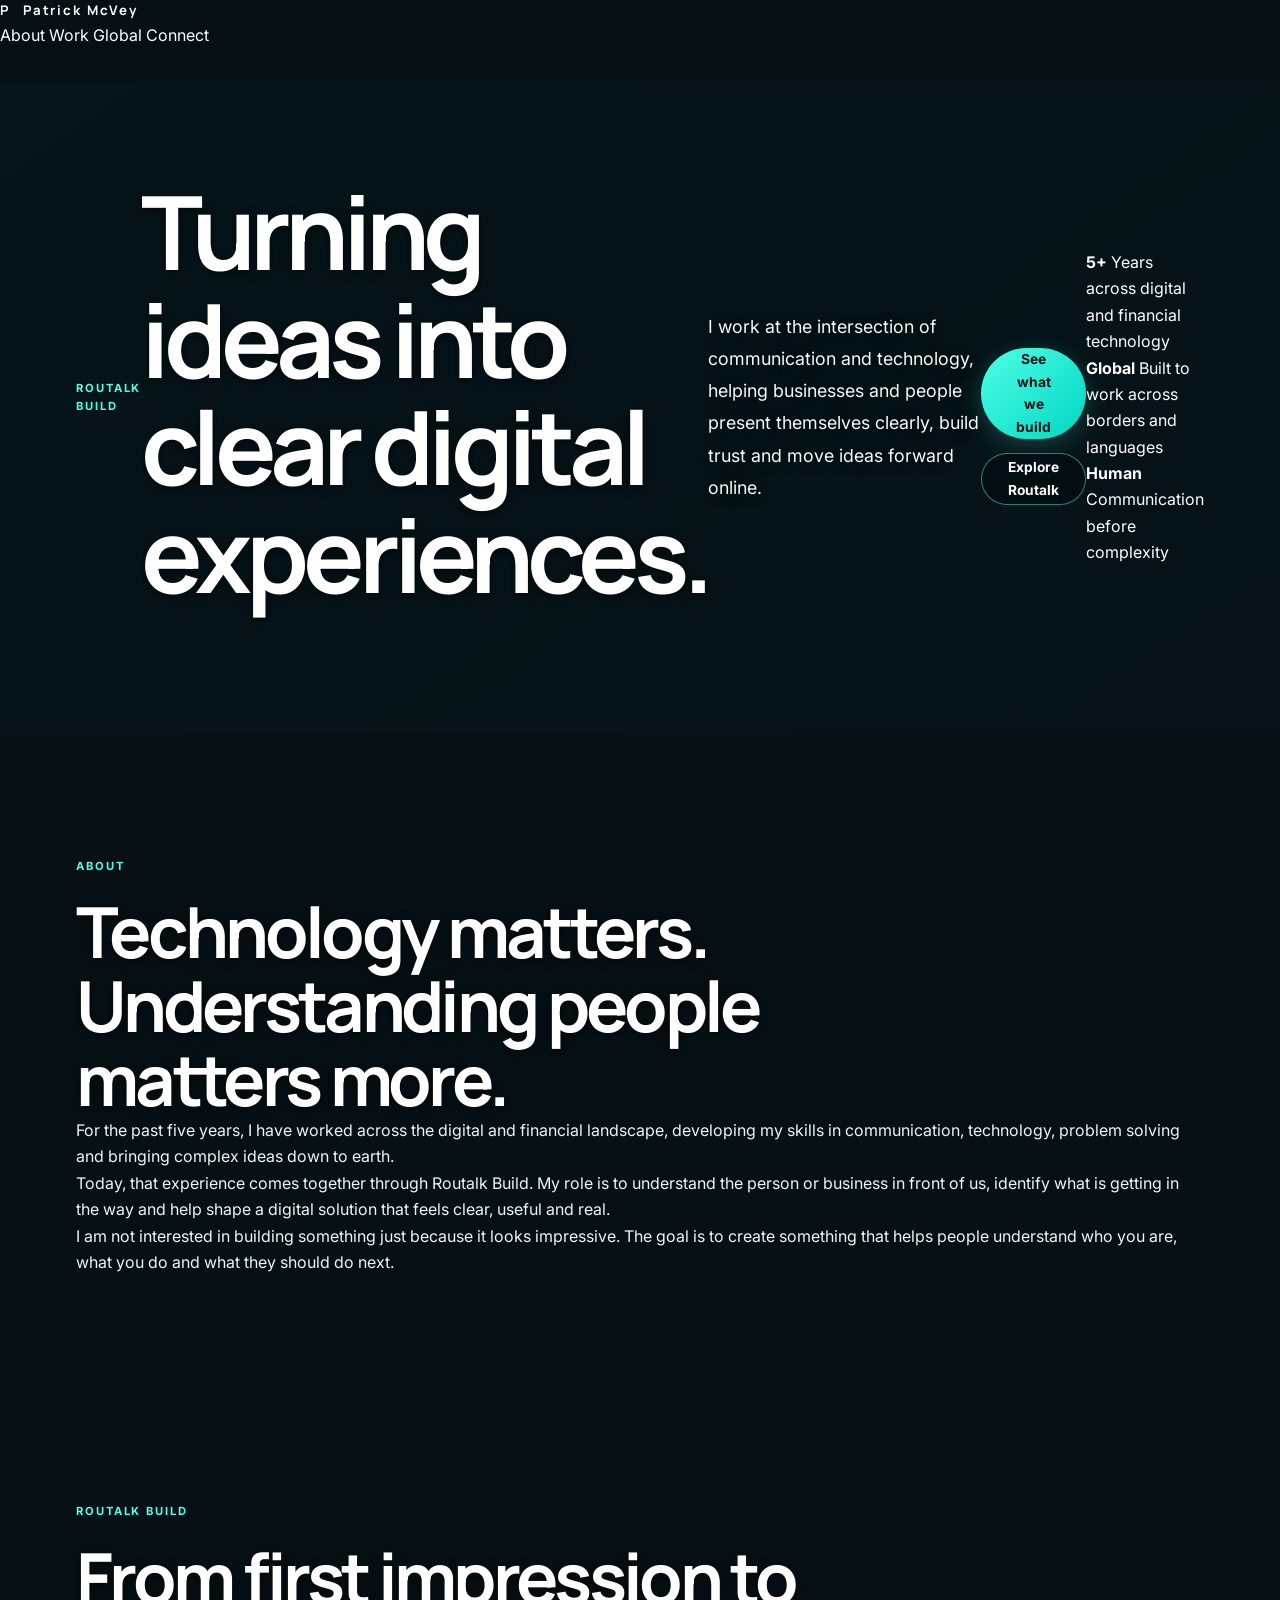
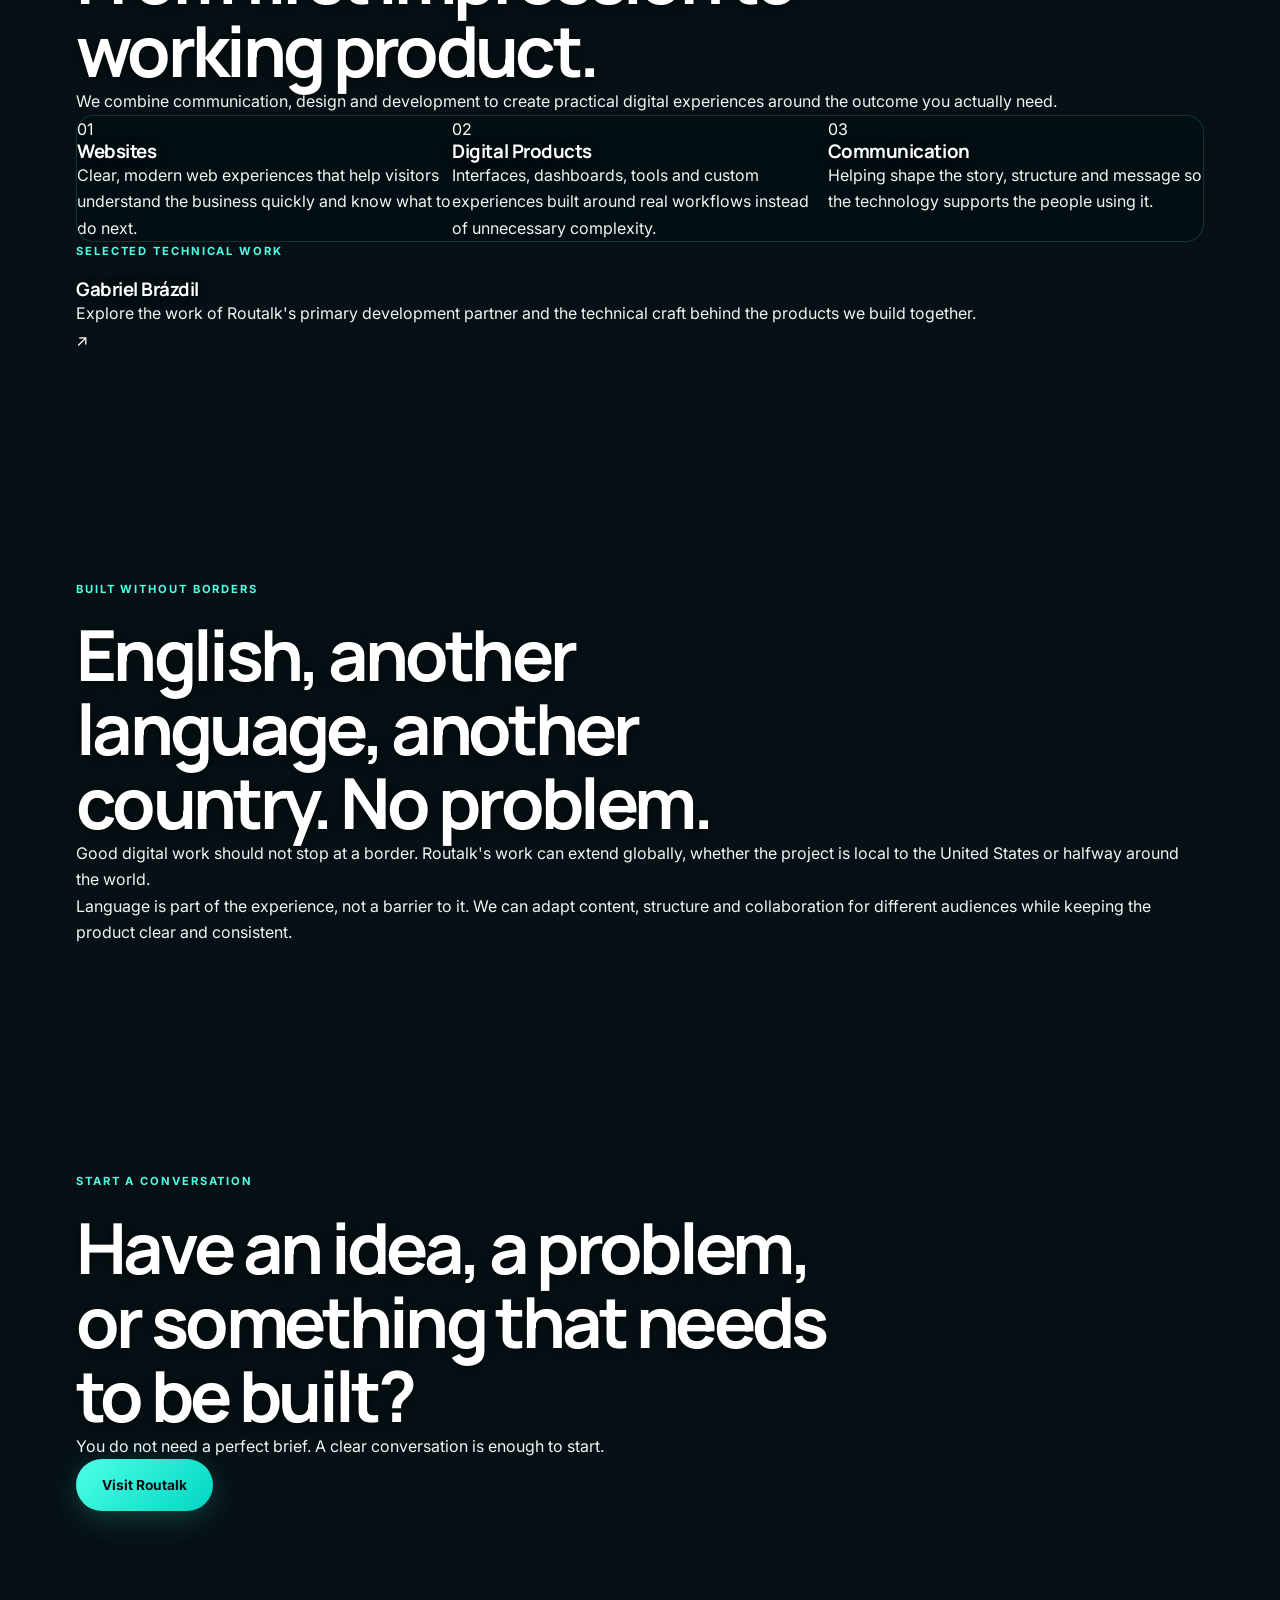
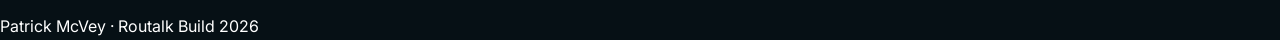
<file: Index.html>
<!DOCTYPE html>
<html lang="en">
<head>
  <meta charset="UTF-8">
  <meta name="viewport" content="width=device-width, initial-scale=1.0">
  <meta name="description" content="Patrick McVey | Routalk Build. Digital communication, technology, websites and product experiences.">
  <title>Patrick McVey | Routalk Build</title>

  <link rel="preconnect" href="https://fonts.googleapis.com">
  <link rel="preconnect" href="https://fonts.gstatic.com" crossorigin>
  <link href="https://fonts.googleapis.com/css2?family=Inter:wght@400;500;600;700&family=Manrope:wght@500;600;700&display=swap" rel="stylesheet">

  <link rel="stylesheet" href="styles.css">
</head>

<body>

<header class="header">
  <a href="#top" class="brand">
    <span class="brand-mark">P</span>
    <span>Patrick McVey</span>
  </a>

  <nav>
    <a href="#about">About</a>
    <a href="#work">Work</a>
    <a href="#global">Global</a>
    <a href="#connect">Connect</a>
  </nav>
</header>

<main id="top">

  <section class="hero">
    <p class="eyebrow">ROUTALK BUILD</p>

    <h1>
      Turning ideas into
      <span>clear digital experiences.</span>
    </h1>

    <p class="hero-text">
      I work at the intersection of communication and technology,
      helping businesses and people present themselves clearly,
      build trust and move ideas forward online.
    </p>

    <div class="actions">
      <a href="#work" class="button primary">See what we build</a>

      <a href="https://routalk.vercel.app/"
         target="_blank"
         rel="noopener"
         class="button secondary">
         Explore Routalk
      </a>
    </div>

    <div class="stats">

      <div>
        <strong>5+</strong>
        <span>Years across digital and financial technology</span>
      </div>

      <div>
        <strong>Global</strong>
        <span>Built to work across borders and languages</span>
      </div>

      <div>
        <strong>Human</strong>
        <span>Communication before complexity</span>
      </div>

    </div>
  </section>


  <section id="about" class="section two-column">

    <div>
      <p class="eyebrow">ABOUT</p>

      <h2>
        Technology matters.
        Understanding people matters more.
      </h2>
    </div>

    <div class="copy">

      <p>
        For the past five years, I have worked across the digital
        and financial landscape, developing my skills in communication,
        technology, problem solving and bringing complex ideas down to earth.
      </p>

      <p>
        Today, that experience comes together through Routalk Build.
        My role is to understand the person or business in front of us,
        identify what is getting in the way and help shape a digital
        solution that feels clear, useful and real.
      </p>

      <p>
        I am not interested in building something just because it looks
        impressive. The goal is to create something that helps people
        understand who you are, what you do and what they should do next.
      </p>

    </div>
  </section>


  <section id="work" class="section">

    <div class="section-intro">

      <p class="eyebrow">ROUTALK BUILD</p>

      <h2>
        From first impression to working product.
      </h2>

      <p>
        We combine communication, design and development to create
        practical digital experiences around the outcome you actually need.
      </p>

    </div>


    <div class="services">

      <article>
        <span>01</span>
        <h3>Websites</h3>
        <p>
          Clear, modern web experiences that help visitors understand
          the business quickly and know what to do next.
        </p>
      </article>

      <article>
        <span>02</span>
        <h3>Digital Products</h3>
        <p>
          Interfaces, dashboards, tools and custom experiences built
          around real workflows instead of unnecessary complexity.
        </p>
      </article>

      <article>
        <span>03</span>
        <h3>Communication</h3>
        <p>
          Helping shape the story, structure and message so the
          technology supports the people using it.
        </p>
      </article>

    </div>


    <a href="https://www.brazdil.pro"
       target="_blank"
       rel="noopener"
       class="featured-work">

      <div>
        <p class="eyebrow">SELECTED TECHNICAL WORK</p>

        <h3>Gabriel Brázdil</h3>

        <p>
          Explore the work of Routalk's primary development partner
          and the technical craft behind the products we build together.
        </p>
      </div>

      <span class="arrow">↗</span>

    </a>

  </section>


  <section id="global" class="section global">

    <p class="eyebrow">BUILT WITHOUT BORDERS</p>

    <h2>
      English, another language, another country.
      No problem.
    </h2>

    <div class="global-copy">

      <p>
        Good digital work should not stop at a border.
        Routalk's work can extend globally, whether the project
        is local to the United States or halfway around the world.
      </p>

      <p>
        Language is part of the experience, not a barrier to it.
        We can adapt content, structure and collaboration for different
        audiences while keeping the product clear and consistent.
      </p>

    </div>

  </section>


  <section id="connect" class="section connect">

    <div>
      <p class="eyebrow">START A CONVERSATION</p>

      <h2>
        Have an idea, a problem,
        or something that needs to be built?
      </h2>
    </div>

    <div>

      <p>
        You do not need a perfect brief.
        A clear conversation is enough to start.
      </p>

      <a href="https://routalk.vercel.app/"
         target="_blank"
         rel="noopener"
         class="button primary">
         Visit Routalk
      </a>

    </div>

  </section>

</main>


<footer>
  <span>Patrick McVey · Routalk Build</span>
  <span id="year"></span>
</footer>


<script src="script.js"></script>

</body>
</html>
</file>
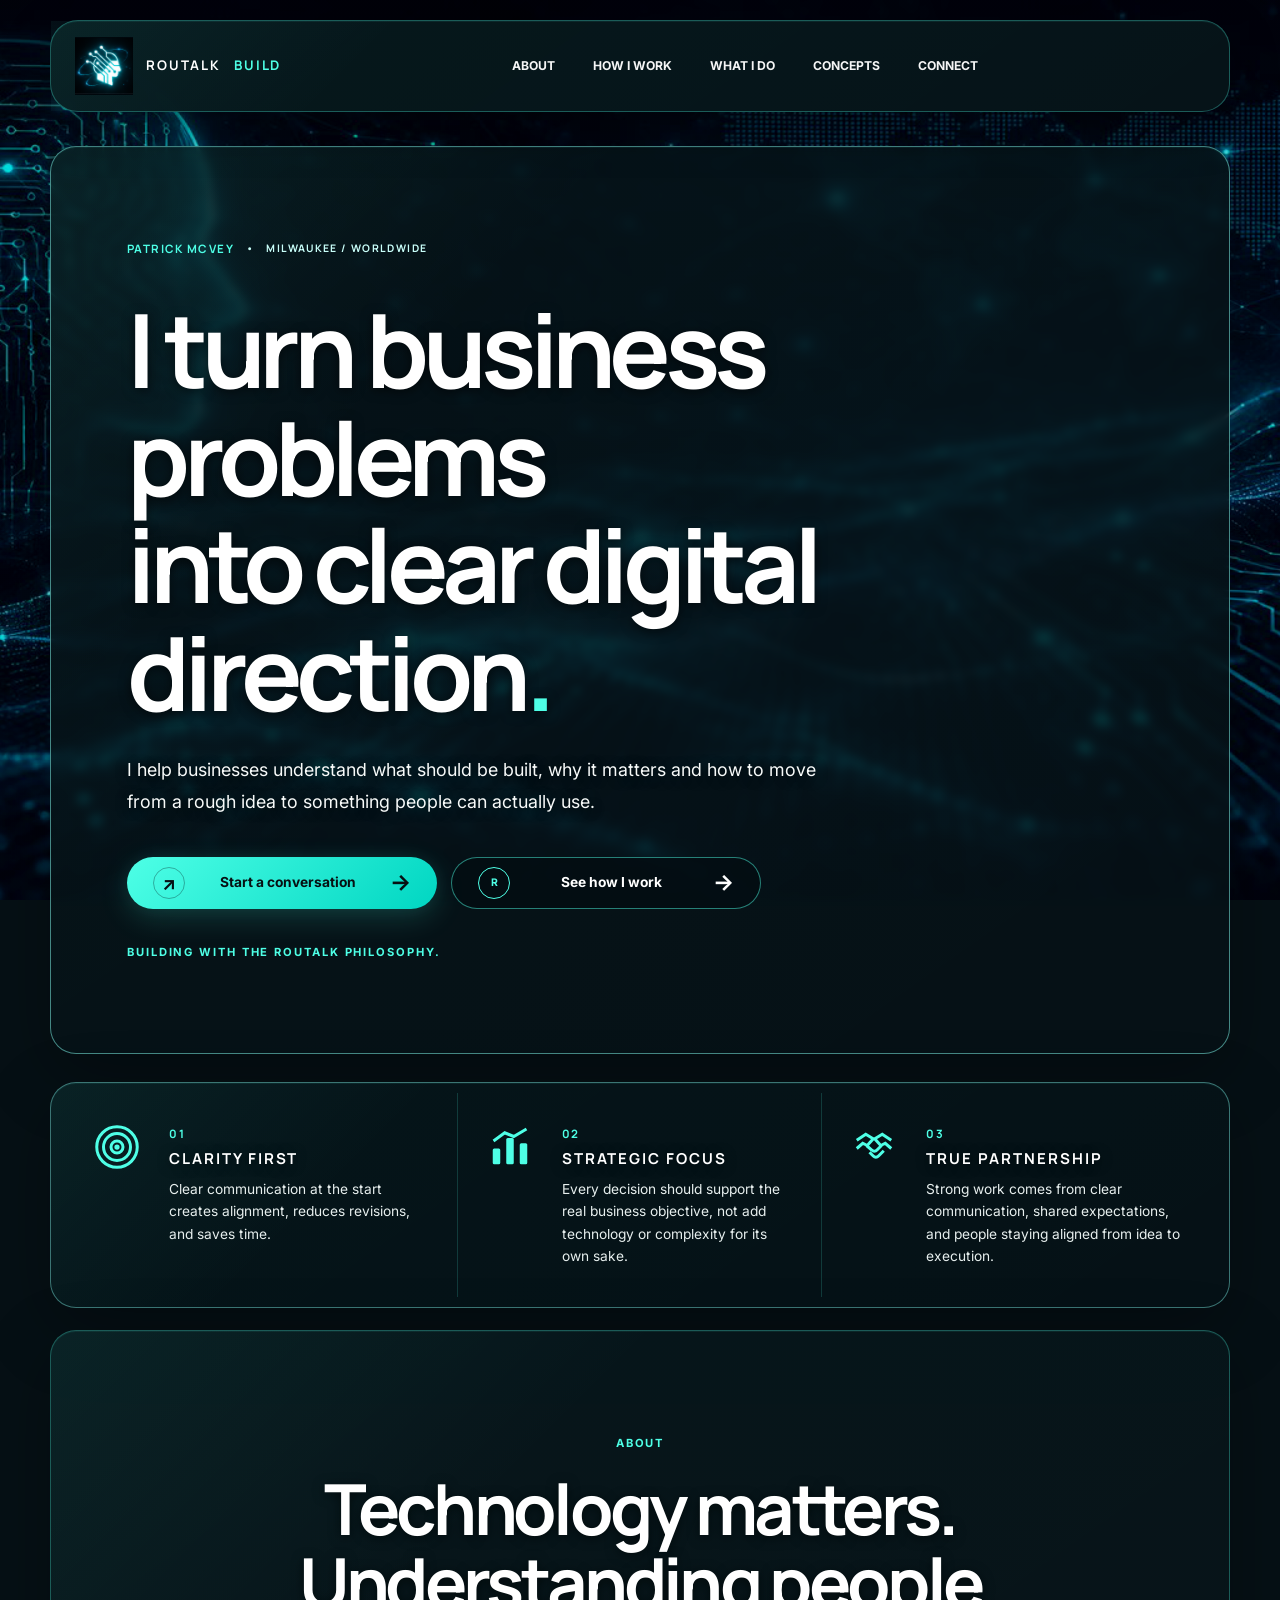
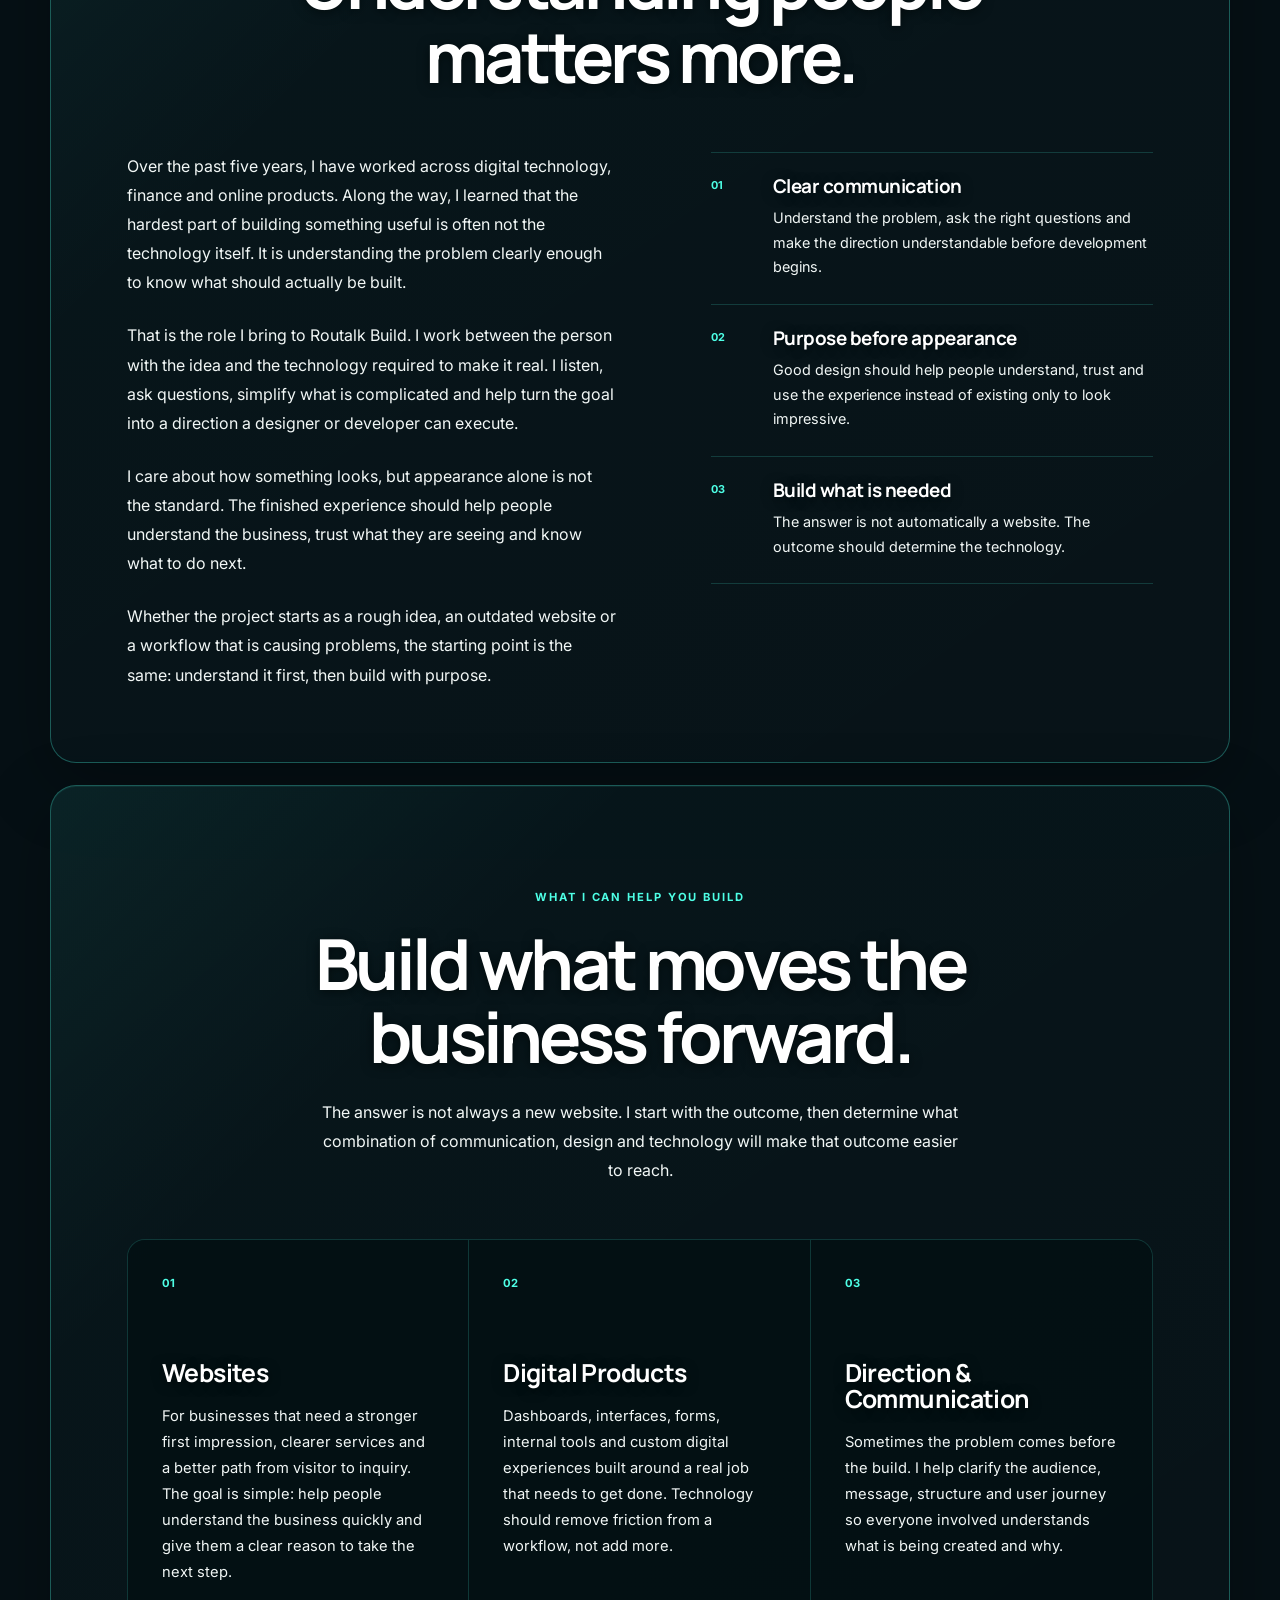
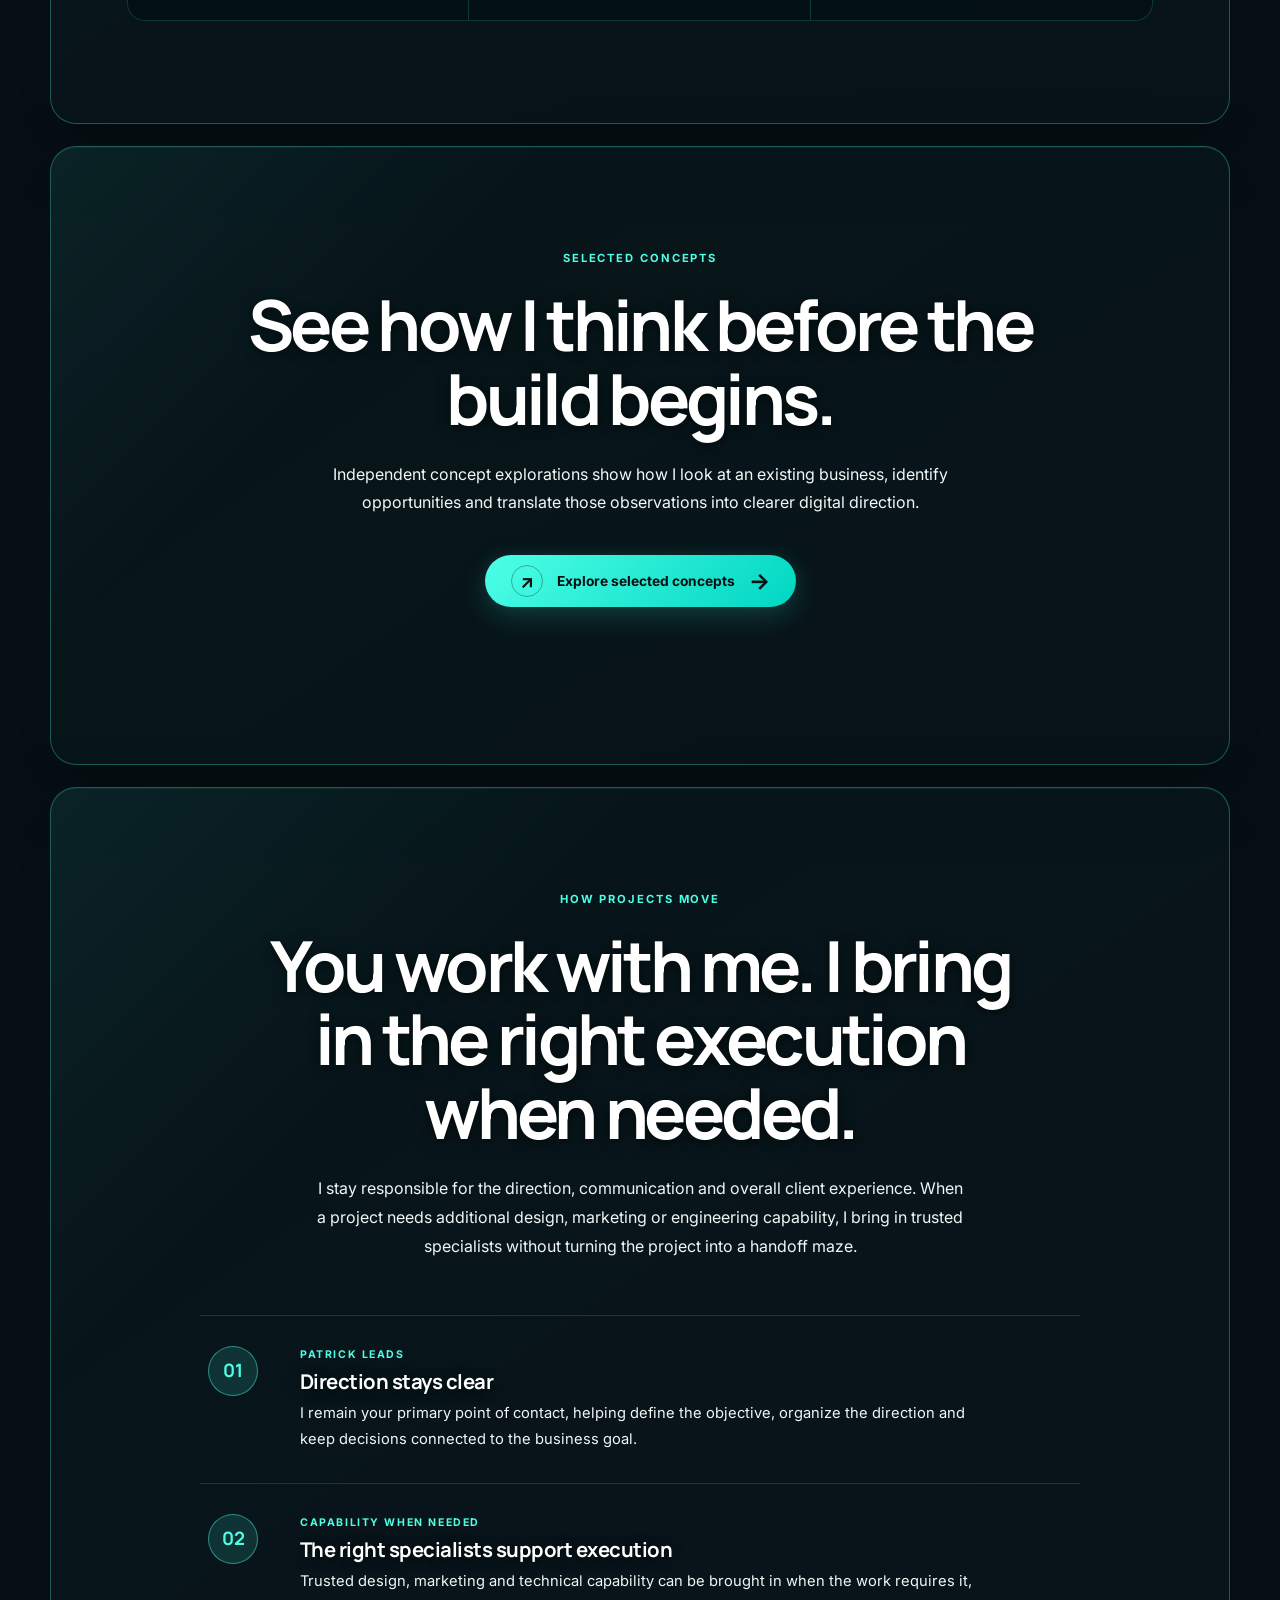
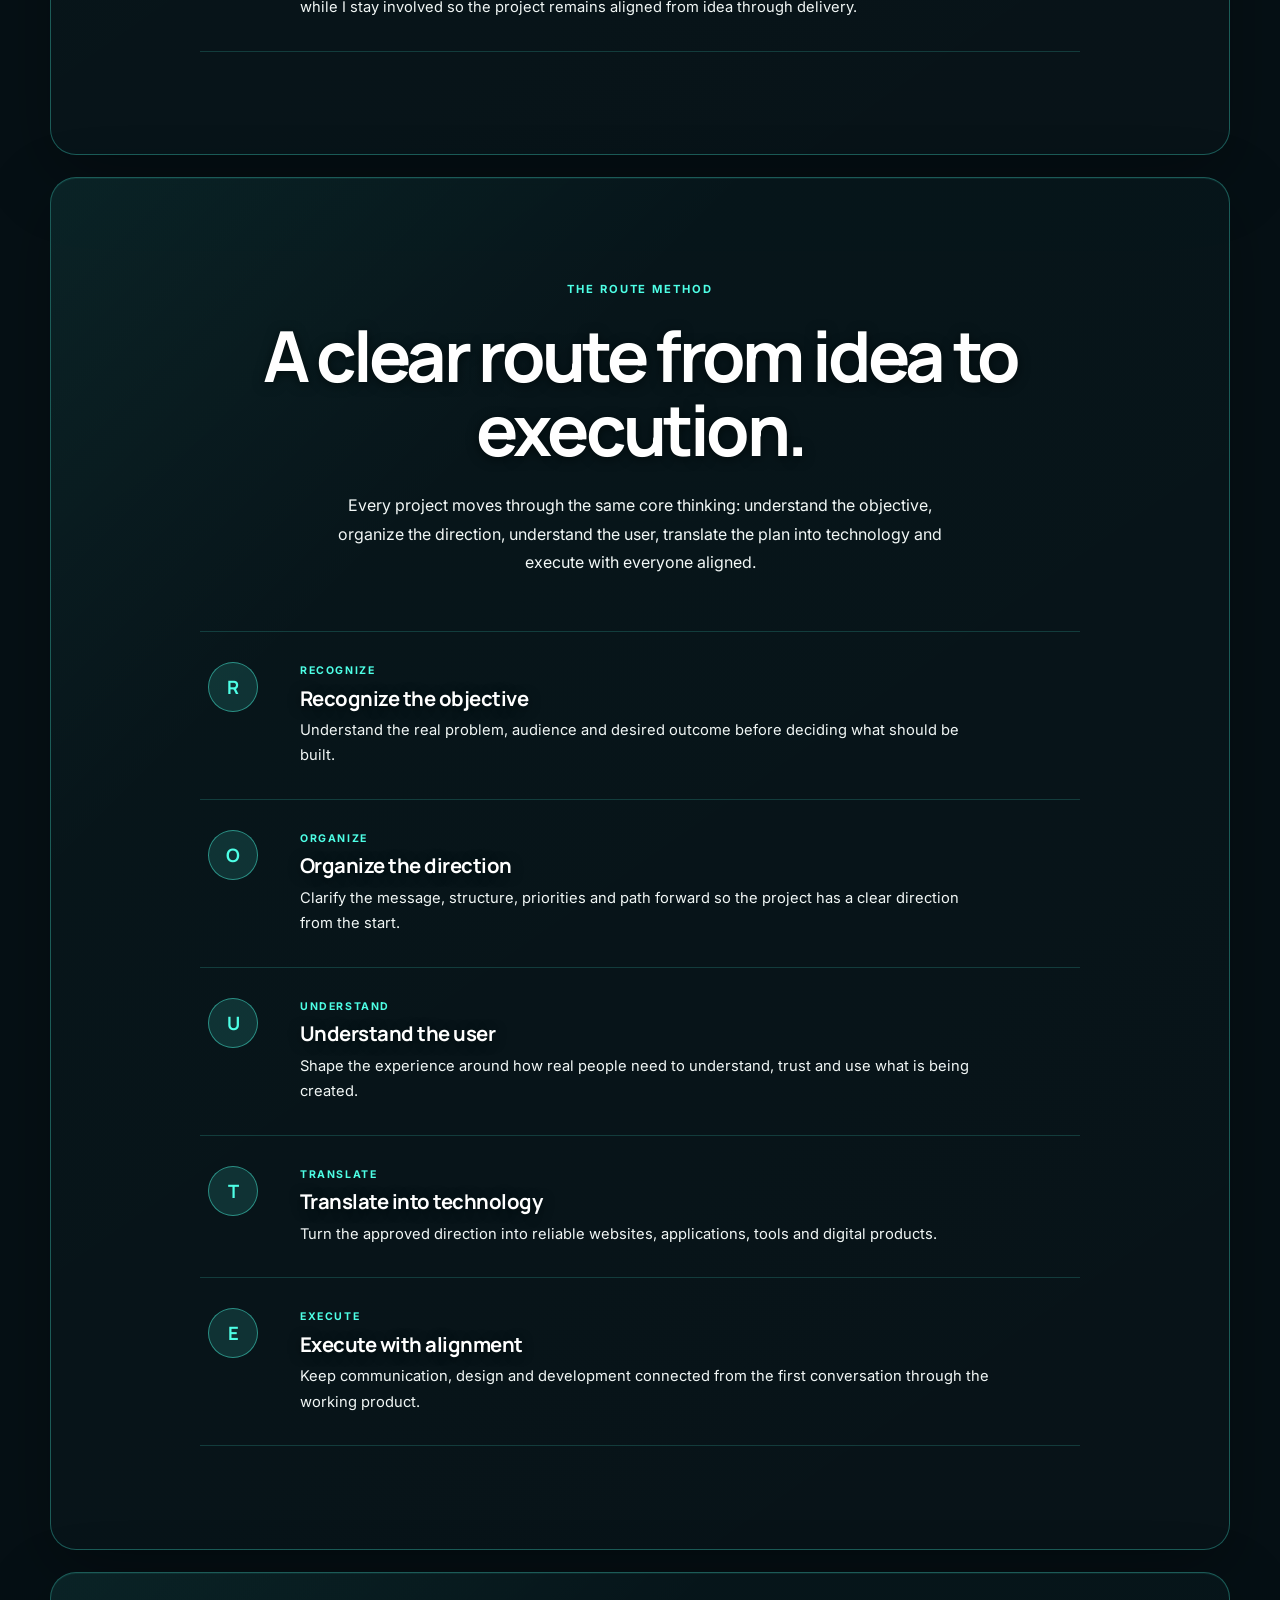
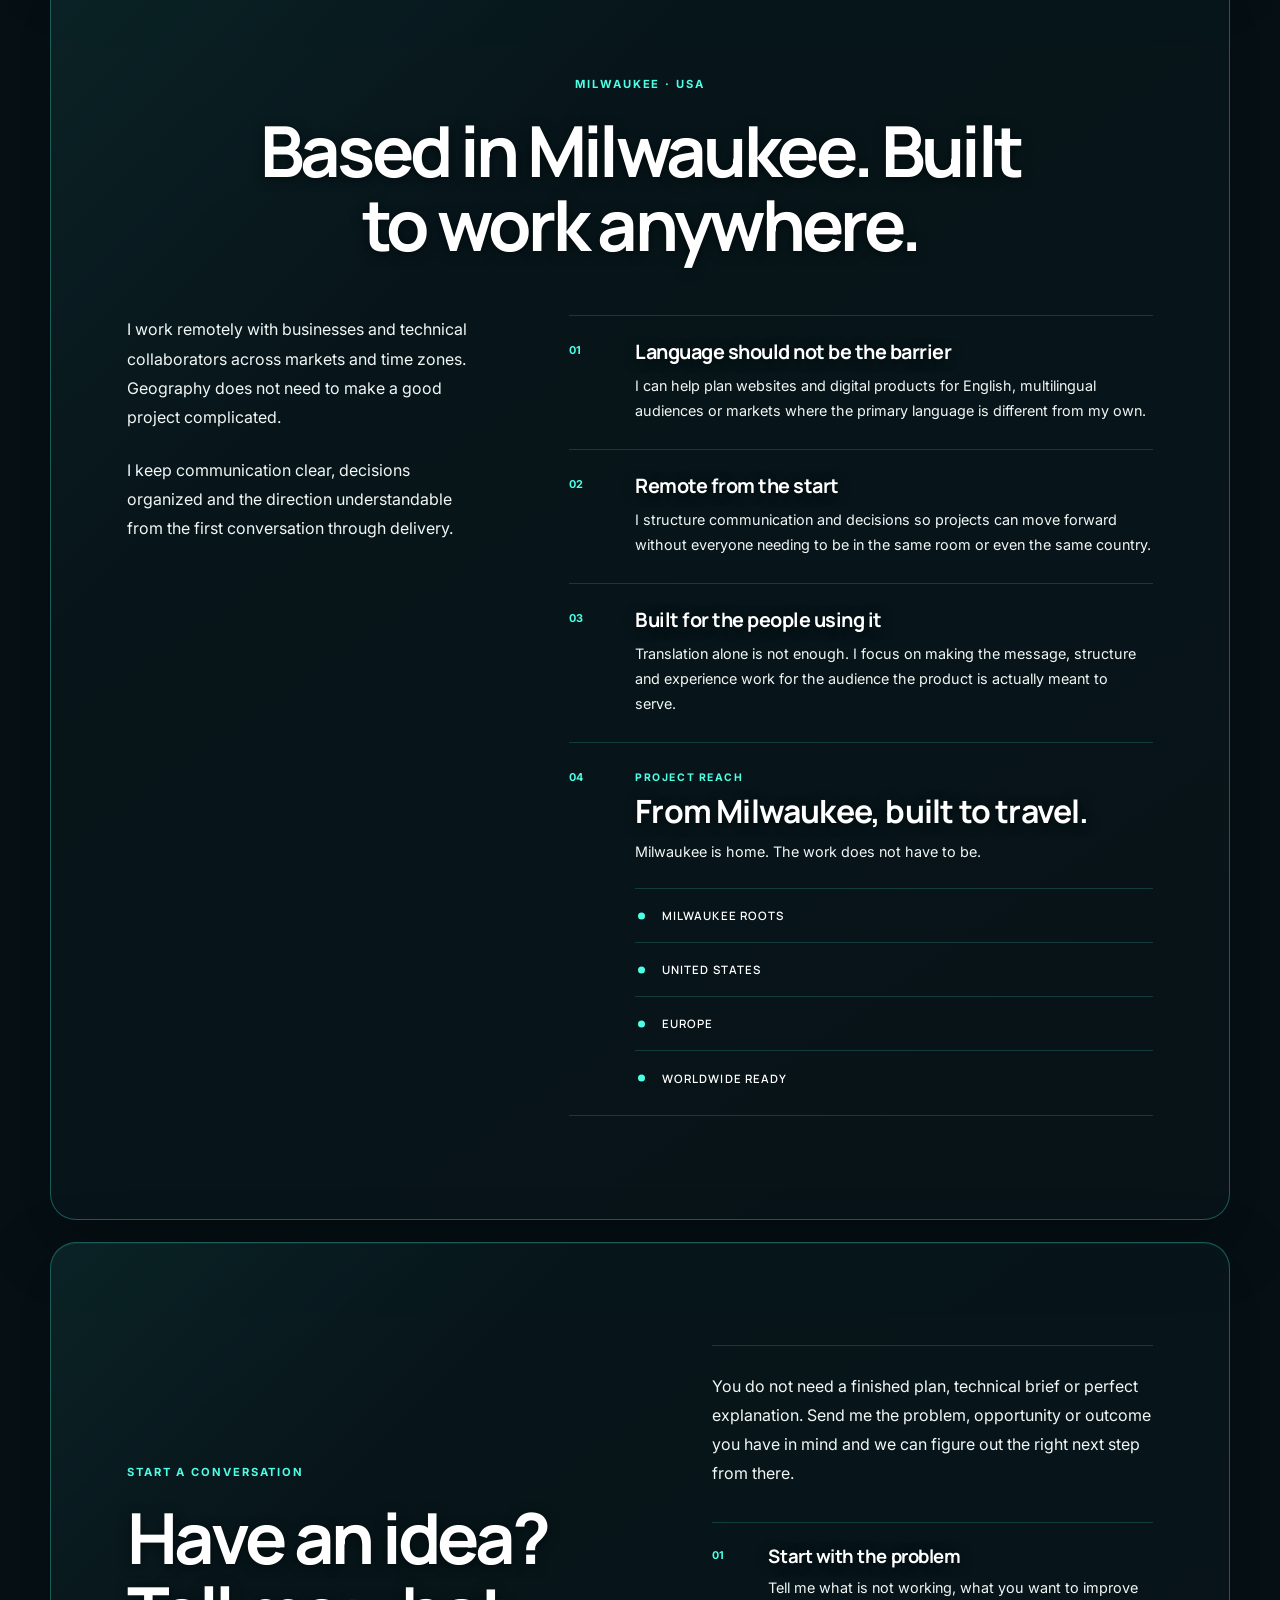
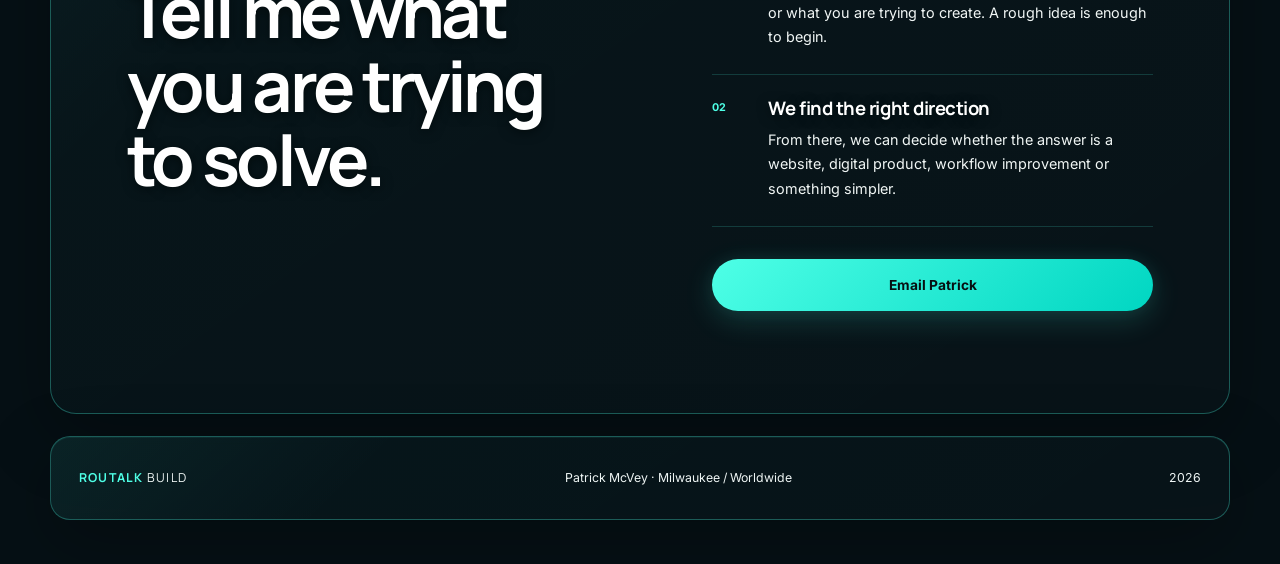
<file: index.html>
<!DOCTYPE html><html lang="en"><head><meta charset="UTF-8"><meta name="viewport" content="width=device-width,initial-scale=1.0"><title>Patrick McVey | Routalk Build</title><meta name="description" content="Patrick McVey | Routalk Build. Communication, websites, digital products and technology built around clear outcomes."><meta name="author" content="Patrick McVey"><meta name="robots" content="index, follow"><link rel="canonical" href="https://pj-routalk.vercel.app/"><link rel="icon" href="/favicon.ico" sizes="any"><link rel="icon" type="image/png" sizes="32x32" href="/favicon-32x32.png"><link rel="icon" type="image/png" sizes="192x192" href="/favicon-192x192.png"><link rel="apple-touch-icon" sizes="180x180" href="/apple-touch-icon.png"><meta property="og:type" content="website"><meta property="og:site_name" content="Routalk Build"><meta property="og:title" content="Patrick McVey | Routalk Build"><meta property="og:description" content="Communication, websites, digital products and technology built around clear outcomes."><meta property="og:url" content="https://pj-routalk.vercel.app/"><meta property="og:image" content="https://pj-routalk.vercel.app/og-image-1.jpg"><meta property="og:image:secure_url" content="https://pj-routalk.vercel.app/og-image-1.jpg"><meta property="og:image:type" content="image/jpeg"><meta property="og:image:width" content="1200"><meta property="og:image:height" content="630"><meta property="og:image:alt" content="Patrick McVey and Routalk Build"><meta name="twitter:card" content="summary_large_image"><meta name="twitter:title" content="Patrick McVey | Routalk Build"><meta name="twitter:description" content="Communication, websites, digital products and technology built around clear outcomes."><meta name="twitter:image" content="https://pj-routalk.vercel.app/og-image-1.jpg"><meta name="twitter:image:alt" content="Patrick McVey and Routalk Build"><link rel="preconnect" href="https://fonts.googleapis.com"><link rel="preconnect" href="https://fonts.gstatic.com" crossorigin><link href="https://fonts.googleapis.com/css2?family=Inter:wght@400;500;600;700&family=Manrope:wght@500;600;700&display=swap" rel="stylesheet"><link rel="stylesheet" href="styles.css"></head><body>

<div class="site-background" aria-hidden="true"><video class="background-video background-desktop" autoplay muted loop playsinline preload="auto"><source src="routalk-background-motion.webm" type="video/webm"></video><video class="background-video background-mobile" autoplay muted loop playsinline preload="auto"><source src="routalk-background-motion.webm" type="video/webm"></video><div class="background-overlay"></div></div><main id="top" class="site-shell">

<header class="glass-panel site-header"><a href="#top" class="brand"><img src="/favicon-512x512.png" alt="Routalk" width="62" height="62"><span>ROUTALK</span><strong>BUILD</strong></a><nav class="site-nav" aria-label="Main navigation"><a href="#about">About</a><a href="#route">How I Work</a><a href="#work">What I Do</a><a href="concepts.html">Concepts</a><a href="#connect">Connect</a></nav><div class="header-actions"><button class="menu-toggle" type="button" aria-label="Open navigation menu" aria-expanded="false" aria-controls="mobile-menu"><span></span><span></span><span></span></button></div><nav id="mobile-menu" class="mobile-menu" aria-label="Mobile navigation" aria-hidden="true"><a href="#about">About</a><a href="#route">How I Work</a><a href="#work">What I Do</a><a href="concepts.html">Concepts</a><a href="#connect">Connect</a></nav></header>

<section class="glass-panel hero"><div class="hero-intro"><nav class="hero-mini-nav" aria-label="Patrick McVey"><a href="#about">Patrick McVey</a><span>•</span><span>Milwaukee / Worldwide</span></nav><h1>I turn business problems<span>into clear digital direction<span class="hero-accent">.</span></span></h1><p class="hero-text">I help businesses understand what should be built, why it matters and how to move from a rough idea to something people can actually use.</p><div class="actions"><a href="#connect" class="button primary hero-button"><span class="button-icon">↗</span><span class="button-label">Start a conversation</span><span class="button-arrow">→</span></a><a href="#route" class="button secondary hero-button"><span class="button-icon chat-icon">R</span><span class="button-label">See how I work</span><span class="button-arrow">→</span></a></div><p class="eyebrow" style="margin-top:34px;margin-bottom:0;">Building with the Routalk philosophy.</p></div></section>

<section class="glass-panel foundation-panel content-glass"><div class="foundation-list"><article class="foundation-item"><div class="foundation-icon"><svg viewBox="0 0 64 64" fill="none"><circle cx="32" cy="32" r="27" stroke="currentColor" stroke-width="3"/><circle cx="32" cy="32" r="18" stroke="currentColor" stroke-width="3"/><circle cx="32" cy="32" r="8" stroke="currentColor" stroke-width="3"/><circle cx="32" cy="32" r="3.5" fill="currentColor"/></svg></div><div class="foundation-copy"><span class="foundation-number">01</span><h3>CLARITY FIRST</h3><p>Clear communication at the start creates alignment, reduces revisions, and saves time.</p></div></article><article class="foundation-item"><div class="foundation-icon"><svg viewBox="0 0 64 64" fill="none"><rect x="9" y="34" width="10" height="21" rx="2" fill="currentColor"/><rect x="27" y="20" width="10" height="35" rx="2" fill="currentColor"/><rect x="45" y="27" width="10" height="28" rx="2" fill="currentColor"/><path d="M10 24L25 13L37 18L54 8" stroke="currentColor" stroke-width="3"/></svg></div><div class="foundation-copy"><span class="foundation-number">02</span><h3>STRATEGIC FOCUS</h3><p>Every decision should support the real business objective, not add technology or complexity for its own sake.</p></div></article><article class="foundation-item"><div class="foundation-icon"><svg viewBox="0 0 64 64" fill="none"><path d="M9 23L21 15L31 21L23 30L17 27L9 34" stroke="currentColor" stroke-width="3"/><path d="M55 23L43 15L33 21L41 30L47 27L55 34" stroke="currentColor" stroke-width="3"/><path d="M22 30L29 36C31 38 34 38 36 36L42 30" stroke="currentColor" stroke-width="3"/><path d="M26 39L31 44C33 46 36 46 38 44L45 37" stroke="currentColor" stroke-width="3"/></svg></div><div class="foundation-copy"><span class="foundation-number">03</span><h3>TRUE PARTNERSHIP</h3><p>Strong work comes from clear communication, shared expectations, and people staying aligned from idea to execution.</p></div></article></div></section>

<section id="about" class="glass-panel content-glass section about-section"><div class="section-heading"><p class="eyebrow">ABOUT</p><h2>Technology matters. Understanding people matters more.</h2></div><div class="about-layout"><div class="copy about-copy"><p>Over the past five years, I have worked across digital technology, finance and online products. Along the way, I learned that the hardest part of building something useful is often not the technology itself. It is understanding the problem clearly enough to know what should actually be built.</p><p>That is the role I bring to Routalk Build. I work between the person with the idea and the technology required to make it real. I listen, ask questions, simplify what is complicated and help turn the goal into a direction a designer or developer can execute.</p><p>I care about how something looks, but appearance alone is not the standard. The finished experience should help people understand the business, trust what they are seeing and know what to do next.</p><p>Whether the project starts as a rough idea, an outdated website or a workflow that is causing problems, the starting point is the same: understand it first, then build with purpose.</p></div><div class="about-principles"><article class="principle"><span>01</span><div><h3>Clear communication</h3><p>Understand the problem, ask the right questions and make the direction understandable before development begins.</p></div></article><article class="principle"><span>02</span><div><h3>Purpose before appearance</h3><p>Good design should help people understand, trust and use the experience instead of existing only to look impressive.</p></div></article><article class="principle"><span>03</span><div><h3>Build what is needed</h3><p>The answer is not automatically a website. The outcome should determine the technology.</p></div></article></div></div></section>

<section id="work" class="glass-panel content-glass section work-section"><div class="section-heading centered-heading"><p class="eyebrow">WHAT I CAN HELP YOU BUILD</p><h2>Build what moves the business forward.</h2><p class="section-lead">The answer is not always a new website. I start with the outcome, then determine what combination of communication, design and technology will make that outcome easier to reach.</p></div><div class="services"><article class="service-card"><span class="service-number">01</span><h3>Websites</h3><p>For businesses that need a stronger first impression, clearer services and a better path from visitor to inquiry. The goal is simple: help people understand the business quickly and give them a clear reason to take the next step.</p></article><article class="service-card"><span class="service-number">02</span><h3>Digital Products</h3><p>Dashboards, interfaces, forms, internal tools and custom digital experiences built around a real job that needs to get done. Technology should remove friction from a workflow, not add more.</p></article><article class="service-card"><span class="service-number">03</span><h3>Direction &amp; Communication</h3><p>Sometimes the problem comes before the build. I help clarify the audience, message, structure and user journey so everyone involved understands what is being created and why.</p></article></div></section>

<section class="glass-panel content-glass section route-section"><div class="section-heading centered-heading"><p class="eyebrow">SELECTED CONCEPTS</p><h2>See how I think before the build begins.</h2><p class="section-lead">Independent concept explorations show how I look at an existing business, identify opportunities and translate those observations into clearer digital direction.</p><div class="actions" style="justify-content:center;margin-left:auto;margin-right:auto;"><a href="concepts.html" class="button primary hero-button"><span class="button-icon">↗</span><span class="button-label">Explore selected concepts</span><span class="button-arrow">→</span></a></div></div></section>

<section class="glass-panel content-glass section team-section"><div class="team-heading"><p class="eyebrow">HOW PROJECTS MOVE</p><h2>You work with me. I bring in the right execution when needed.</h2><p>I stay responsible for the direction, communication and overall client experience. When a project needs additional design, marketing or engineering capability, I bring in trusted specialists without turning the project into a handoff maze.</p></div><div class="route-grid"><article class="route-step"><span class="route-letter">01</span><div><p class="route-label">PATRICK LEADS</p><h3>Direction stays clear</h3><p>I remain your primary point of contact, helping define the objective, organize the direction and keep decisions connected to the business goal.</p></div></article><article class="route-step"><span class="route-letter">02</span><div><p class="route-label">CAPABILITY WHEN NEEDED</p><h3>The right specialists support execution</h3><p>Trusted design, marketing and technical capability can be brought in when the work requires it, while I stay involved so the project remains aligned from idea through delivery.</p></div></article></div></section>

<section id="route" class="glass-panel content-glass section route-section"><div class="section-heading centered-heading"><p class="eyebrow">THE ROUTE METHOD</p><h2>A clear route from idea to execution.</h2><p class="section-lead">Every project moves through the same core thinking: understand the objective, organize the direction, understand the user, translate the plan into technology and execute with everyone aligned.</p></div><div class="route-grid"><article class="route-step"><span class="route-letter">R</span><div><p class="route-label">RECOGNIZE</p><h3>Recognize the objective</h3><p>Understand the real problem, audience and desired outcome before deciding what should be built.</p></div></article><article class="route-step"><span class="route-letter">O</span><div><p class="route-label">ORGANIZE</p><h3>Organize the direction</h3><p>Clarify the message, structure, priorities and path forward so the project has a clear direction from the start.</p></div></article><article class="route-step"><span class="route-letter">U</span><div><p class="route-label">UNDERSTAND</p><h3>Understand the user</h3><p>Shape the experience around how real people need to understand, trust and use what is being created.</p></div></article><article class="route-step"><span class="route-letter">T</span><div><p class="route-label">TRANSLATE</p><h3>Translate into technology</h3><p>Turn the approved direction into reliable websites, applications, tools and digital products.</p></div></article><article class="route-step"><span class="route-letter">E</span><div><p class="route-label">EXECUTE</p><h3>Execute with alignment</h3><p>Keep communication, design and development connected from the first conversation through the working product.</p></div></article></div></section>

<section id="global" class="glass-panel content-glass section global-section"><div class="section-heading centered-heading"><p class="eyebrow">MILWAUKEE · USA</p><h2>Based in Milwaukee. Built to work anywhere.</h2></div><div class="global-layout"><div class="global-statement"><p>I work remotely with businesses and technical collaborators across markets and time zones. Geography does not need to make a good project complicated.</p><p>I keep communication clear, decisions organized and the direction understandable from the first conversation through delivery.</p></div><div class="global-points"><article class="global-point"><span>01</span><div><h3>Language should not be the barrier</h3><p>I can help plan websites and digital products for English, multilingual audiences or markets where the primary language is different from my own.</p></div></article><article class="global-point"><span>02</span><div><h3>Remote from the start</h3><p>I structure communication and decisions so projects can move forward without everyone needing to be in the same room or even the same country.</p></div></article><article class="global-point"><span>03</span><div><h3>Built for the people using it</h3><p>Translation alone is not enough. I focus on making the message, structure and experience work for the audience the product is actually meant to serve.</p></div></article><article class="global-point global-point-reach"><span>04</span><div><p class="reach-label">PROJECT REACH</p><h3>From Milwaukee, built to travel.</h3><p class="reach-statement">Milwaukee is home. The work does not have to be.</p><div class="reach-flow"><div class="reach-item"><strong>Milwaukee roots</strong></div><div class="reach-item"><strong>United States</strong></div><div class="reach-item"><strong>Europe</strong></div><div class="reach-item reach-item-last"><strong>Worldwide ready</strong></div></div></div></article></div></div></section>

<section id="connect" class="glass-panel content-glass section connect-section"><div class="connect-heading"><p class="eyebrow">START A CONVERSATION</p><h2>Have an idea? Tell me what you are trying to solve.</h2></div><div class="connect-panel"><p class="connect-lead">You do not need a finished plan, technical brief or perfect explanation. Send me the problem, opportunity or outcome you have in mind and we can figure out the right next step from there.</p><div class="connect-options"><article class="connect-option"><span>01</span><div><h3>Start with the problem</h3><p>Tell me what is not working, what you want to improve or what you are trying to create. A rough idea is enough to begin.</p></div></article><article class="connect-option"><span>02</span><div><h3>We find the right direction</h3><p>From there, we can decide whether the answer is a website, digital product, workflow improvement or something simpler.</p></div></article></div><div class="connect-actions"><a href="mailto:pjmcvey.routalk@gmail.com?subject=Routalk%20Build%20Project%20Inquiry" class="button primary">Email Patrick</a></div></div></section>

<footer class="glass-panel content-glass site-footer"><span class="footer-brand"><strong>ROUTALK</strong> BUILD</span><span>Patrick McVey · Milwaukee / Worldwide</span><span id="year"></span></footer></main><script src="script.js"></script></body></html>
</file>
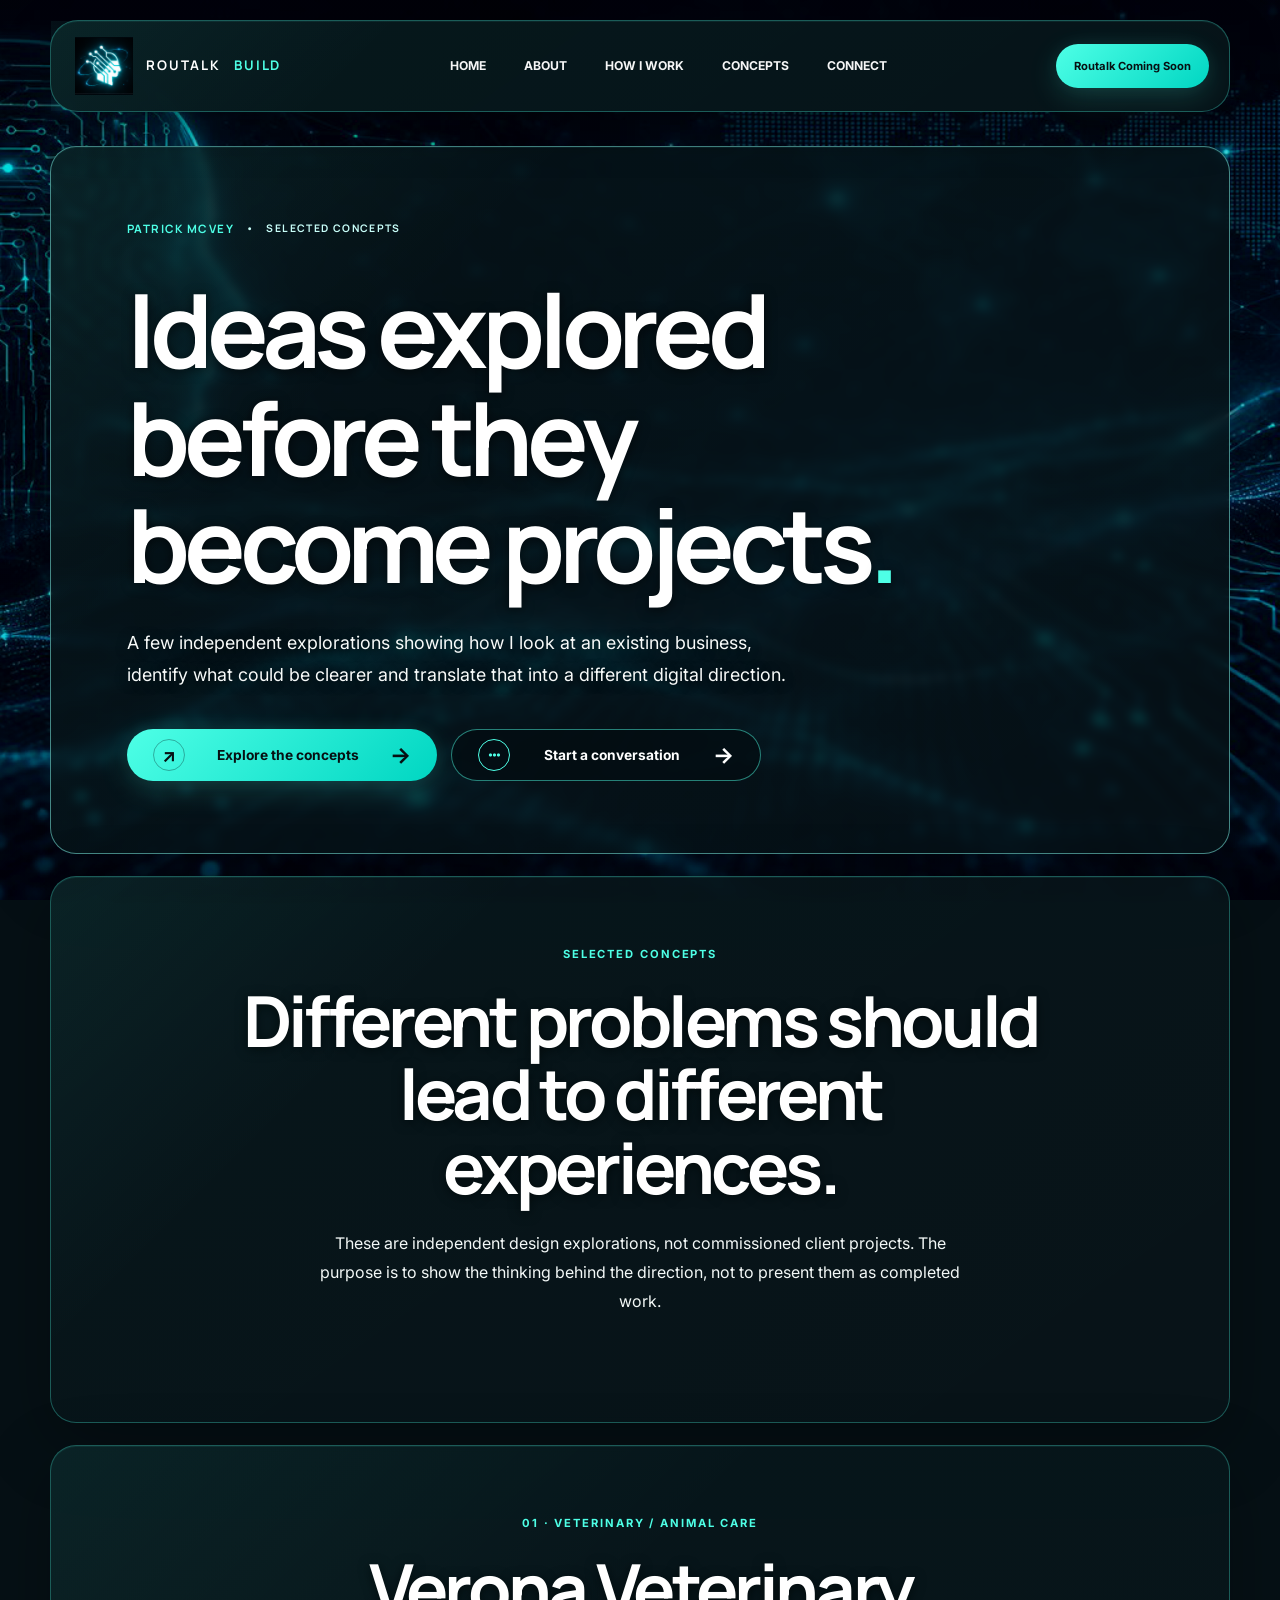
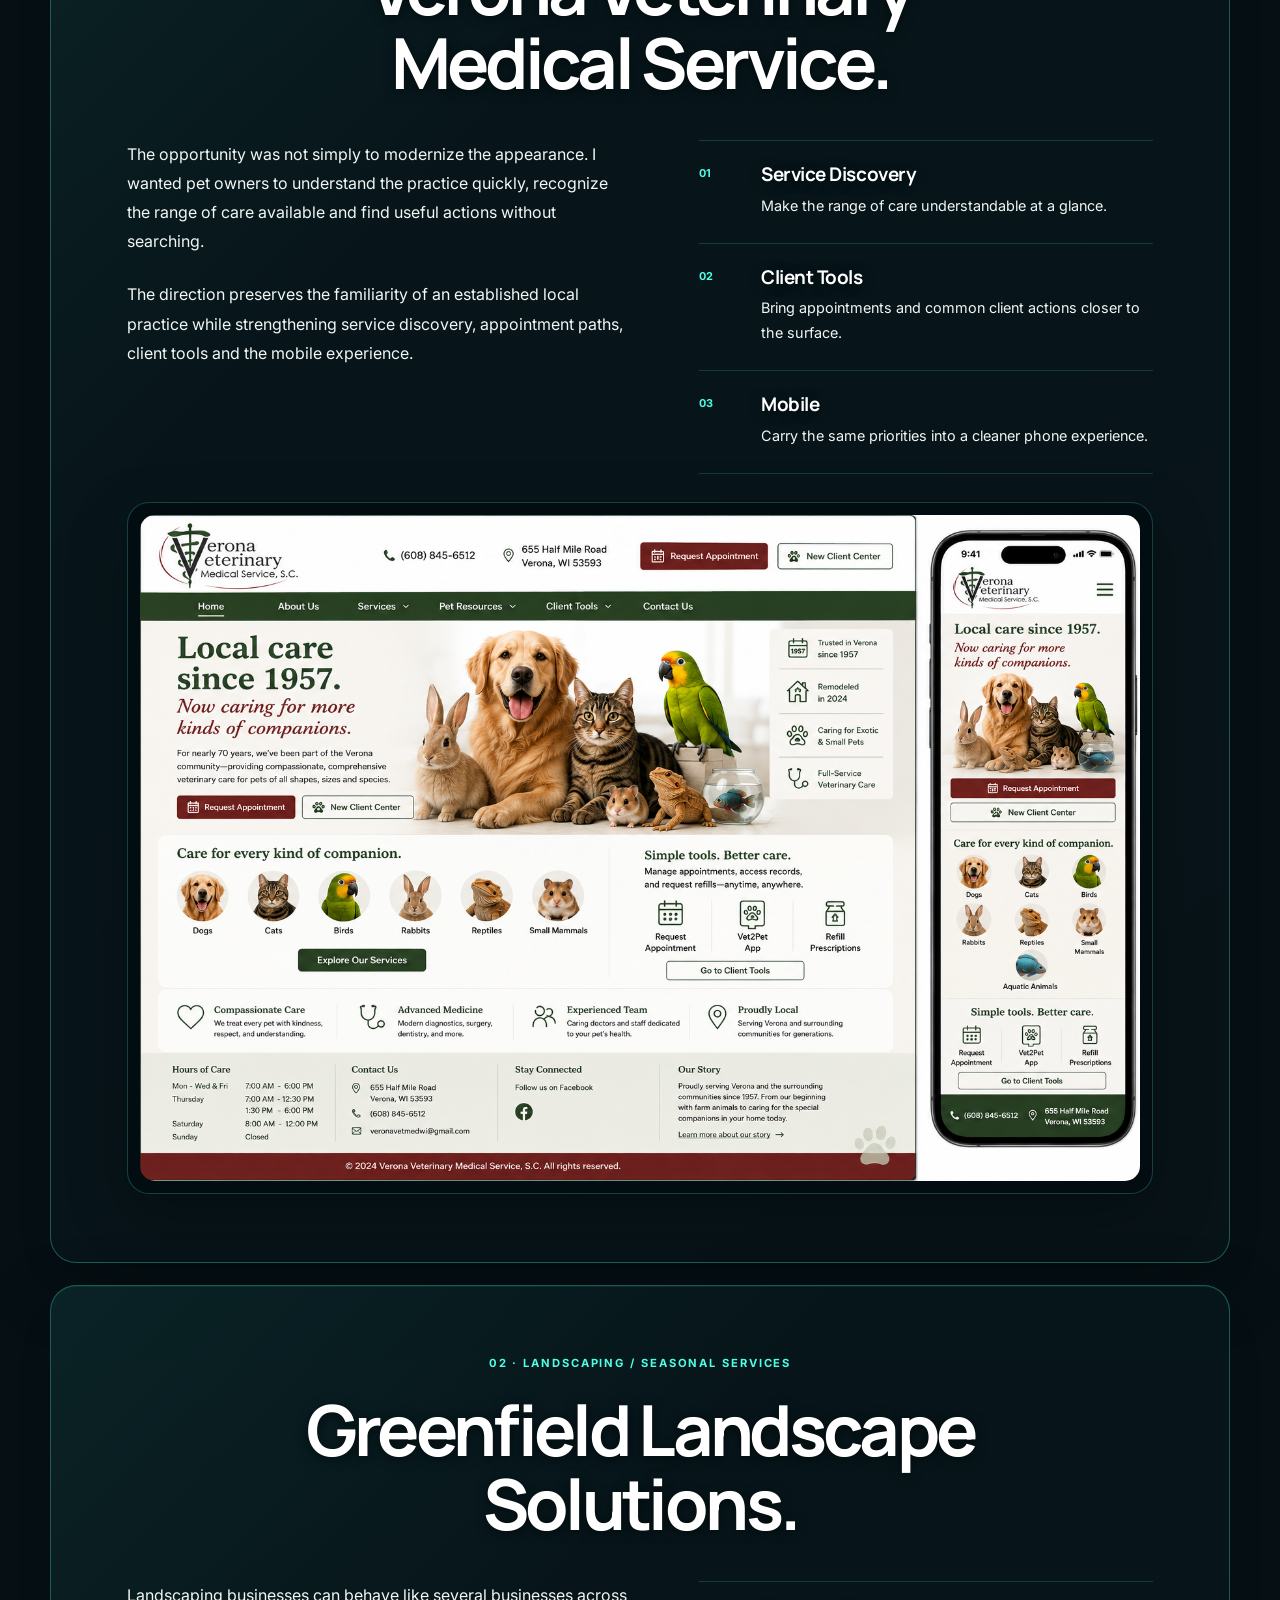
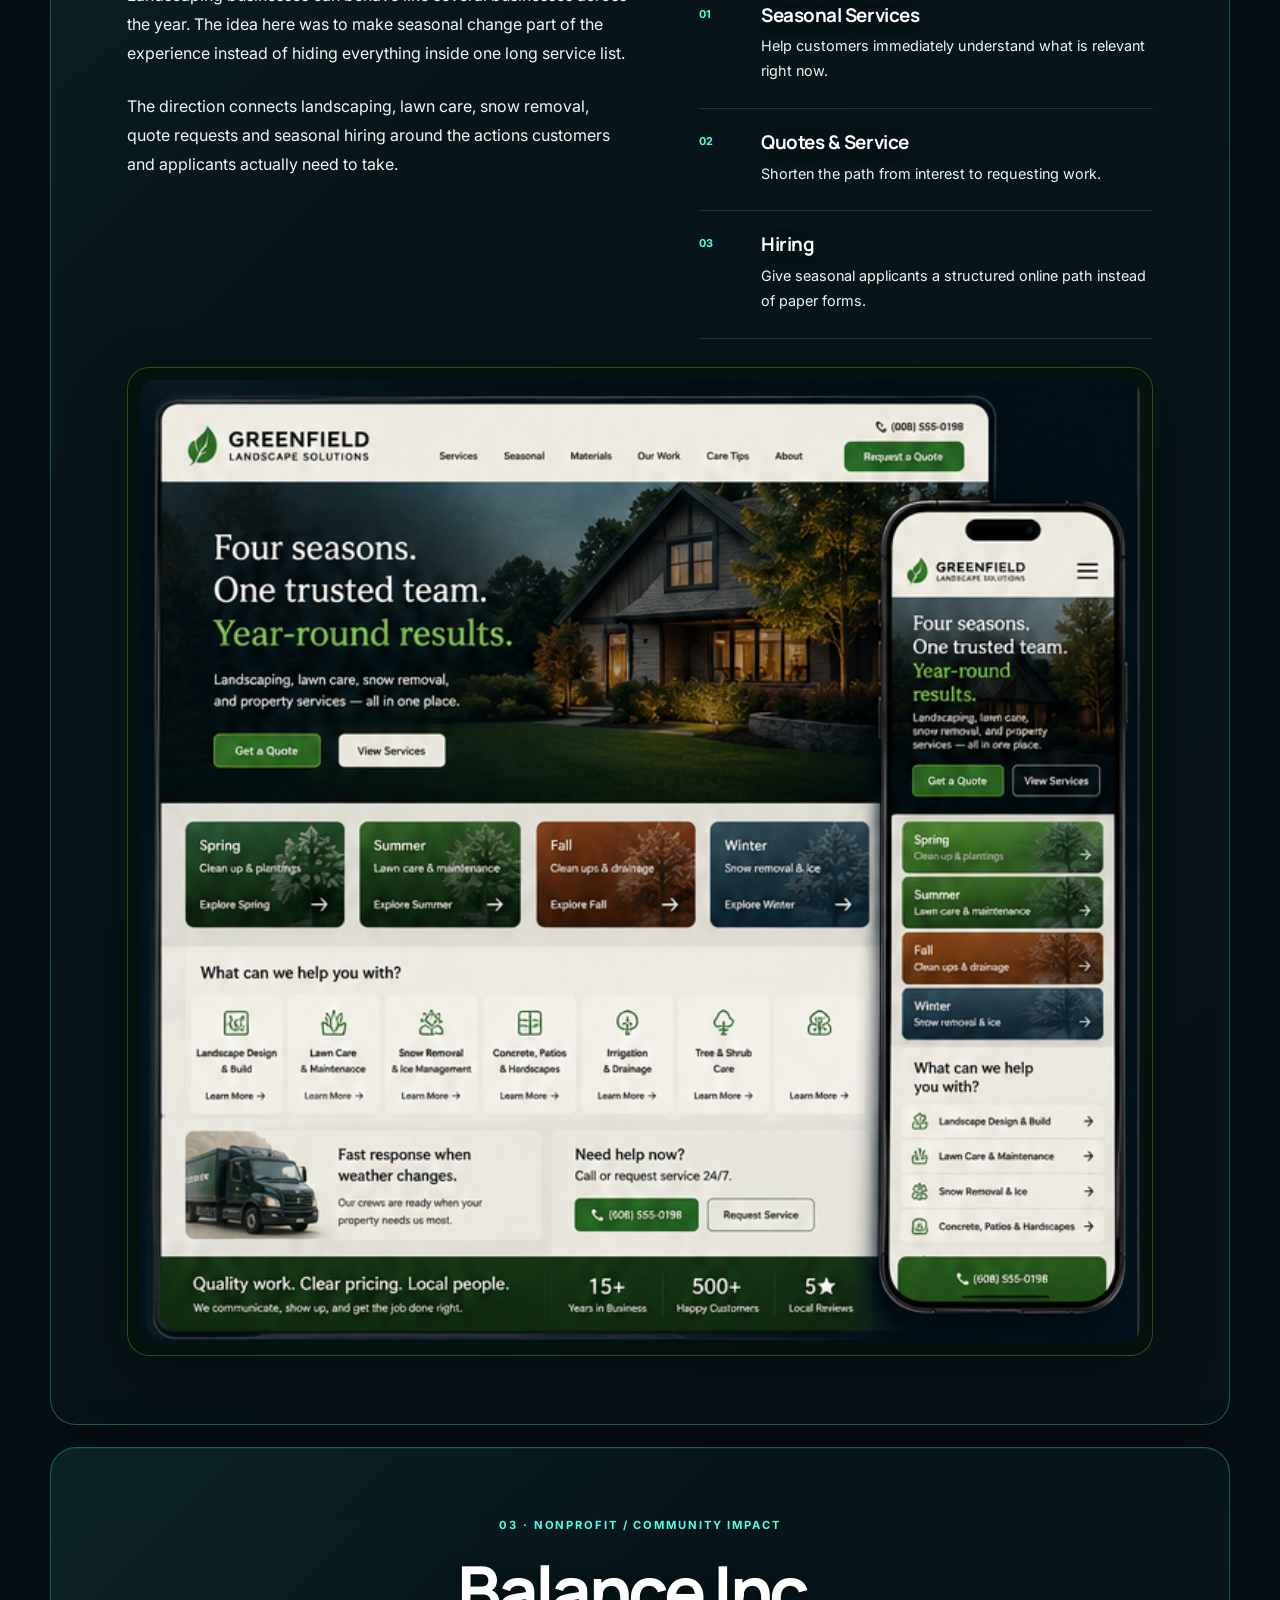
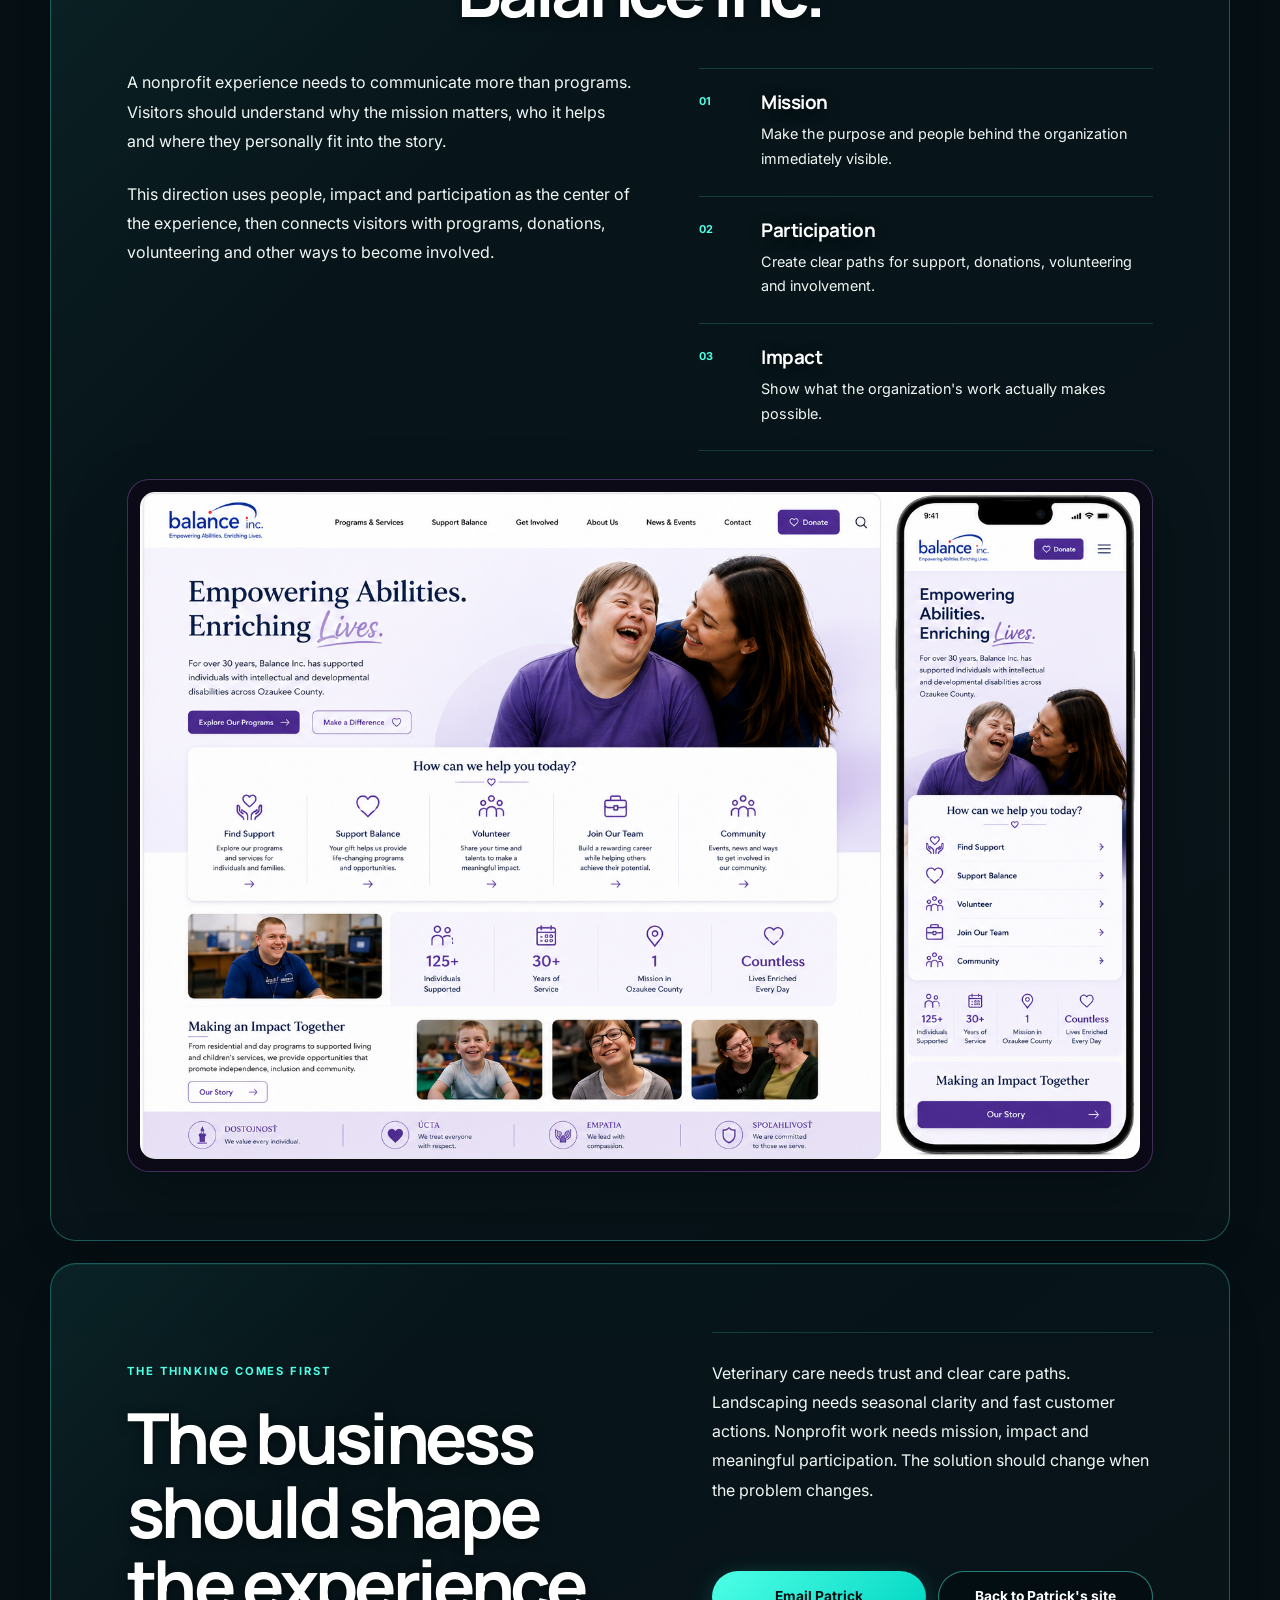
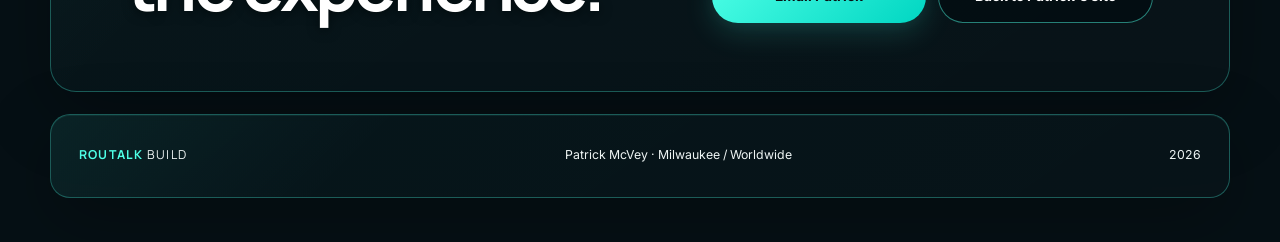
<file: concepts.html>
<!DOCTYPE html>
<html lang="en">
<head>
<meta charset="UTF-8">
<meta name="viewport" content="width=device-width,initial-scale=1.0">
<title>Selected Concepts | Patrick McVey</title>
<meta name="description" content="Selected concepts and design thinking from Patrick McVey. Independent explorations showing how business problems can be translated into clearer digital direction.">
<meta name="author" content="Patrick McVey">
<meta name="robots" content="index, follow">
<link rel="canonical" href="https://pj-routalk.vercel.app/concepts.html">
<link rel="icon" href="/favicon.ico" sizes="any">
<link rel="icon" type="image/png" sizes="32x32" href="/favicon-32x32.png">
<link rel="icon" type="image/png" sizes="192x192" href="/favicon-192x192.png">
<link rel="apple-touch-icon" sizes="180x180" href="/apple-touch-icon.png">
<meta property="og:type" content="website">
<meta property="og:site_name" content="Routalk Build">
<meta property="og:title" content="Selected Concepts | Patrick McVey">
<meta property="og:description" content="Independent concepts showing how Patrick McVey approaches business problems and digital direction.">
<meta property="og:url" content="https://pj-routalk.vercel.app/concepts.html">
<meta property="og:image" content="https://pj-routalk.vercel.app/og-image-1.jpg">
<meta property="og:image:secure_url" content="https://pj-routalk.vercel.app/og-image-1.jpg">
<meta property="og:image:type" content="image/jpeg">
<meta property="og:image:width" content="1200">
<meta property="og:image:height" content="630">
<meta property="og:image:alt" content="Patrick McVey and Routalk Build">
<meta name="twitter:card" content="summary_large_image">
<meta name="twitter:title" content="Selected Concepts | Patrick McVey">
<meta name="twitter:description" content="Independent concepts showing how Patrick McVey approaches business problems and digital direction.">
<meta name="twitter:image" content="https://pj-routalk.vercel.app/og-image-1.jpg">
<link rel="preconnect" href="https://fonts.googleapis.com">
<link rel="preconnect" href="https://fonts.gstatic.com" crossorigin>
<link href="https://fonts.googleapis.com/css2?family=Inter:wght@400;500;600;700&family=Manrope:wght@500;600;700&display=swap" rel="stylesheet">
<link rel="stylesheet" href="styles.css">
</head>

<body class="concepts-page">

<div class="site-background" aria-hidden="true">
<video class="background-video background-desktop" autoplay muted loop playsinline preload="auto">
<source src="routalk-background-motion.webm" type="video/webm">
</video>
<video class="background-video background-mobile" autoplay muted loop playsinline preload="auto">
<source src="routalk-background-motion.webm" type="video/webm">
</video>
<div class="background-overlay"></div>
</div>

<main id="top" class="site-shell">

<header class="glass-panel site-header">
<a href="index.html" class="brand">
<img src="/favicon-512x512.png" alt="Routalk" width="62" height="62">
<span>ROUTALK</span><strong>BUILD</strong>
</a>

<nav class="site-nav" aria-label="Main navigation">
<a href="index.html">Home</a>
<a href="index.html#about">About</a>
<a href="index.html#route">How I Work</a>
<a href="#concepts">Concepts</a>
<a href="index.html#connect">Connect</a>
</nav>

<div class="header-actions">
<span class="button primary header-coming-soon" aria-disabled="true">Routalk Coming Soon</span>
<button class="menu-toggle" type="button" aria-label="Open navigation menu" aria-expanded="false" aria-controls="mobile-menu">
<span></span><span></span><span></span>
</button>
</div>

<nav id="mobile-menu" class="mobile-menu" aria-label="Mobile navigation" aria-hidden="true">
<a href="index.html">Home</a>
<a href="index.html#about">About</a>
<a href="index.html#route">How I Work</a>
<a href="#concepts">Concepts</a>
<a href="index.html#connect">Connect</a>
</nav>
</header>

<section class="glass-panel hero">
<div class="hero-intro">
<nav class="hero-mini-nav" aria-label="Concept page">
<a href="index.html">Patrick McVey</a><span>•</span><span>Selected Concepts</span>
</nav>
<h1>Ideas explored<span>before they become projects<span class="hero-accent">.</span></span></h1>
<p class="hero-text">
A few independent explorations showing how I look at an existing
business, identify what could be clearer and translate that into
a different digital direction.
</p>
<div class="actions">
<a href="#concepts" class="button primary hero-button">
<span class="button-icon" aria-hidden="true">↗</span>
<span class="button-label">Explore the concepts</span>
<span class="button-arrow" aria-hidden="true">→</span>
</a>
<a href="index.html#connect" class="button secondary hero-button">
<span class="button-icon chat-icon" aria-hidden="true">•••</span>
<span class="button-label">Start a conversation</span>
<span class="button-arrow" aria-hidden="true">→</span>
</a>
</div>
</div>
</section>

<section id="concepts" class="glass-panel content-glass section route-section">
<div class="section-heading centered-heading">
<p class="eyebrow">SELECTED CONCEPTS</p>
<h2>Different problems should lead to different experiences.</h2>
<p class="section-lead">
These are independent design explorations, not commissioned client
projects. The purpose is to show the thinking behind the direction,
not to present them as completed work.
</p>
</div>
</section>

<section class="glass-panel content-glass section about-section">
<div class="section-heading">
<p class="eyebrow">01 · VETERINARY / ANIMAL CARE</p>
<h2>Verona Veterinary Medical Service.</h2>
</div>

<div class="about-layout">
<div class="copy about-copy">
<p>
The opportunity was not simply to modernize the appearance.
I wanted pet owners to understand the practice quickly, recognize
the range of care available and find useful actions without searching.
</p>
<p>
The direction preserves the familiarity of an established local
practice while strengthening service discovery, appointment paths,
client tools and the mobile experience.
</p>
</div>

<div class="about-principles">
<article class="principle"><span>01</span><div><h3>Service Discovery</h3><p>Make the range of care understandable at a glance.</p></div></article>
<article class="principle"><span>02</span><div><h3>Client Tools</h3><p>Bring appointments and common client actions closer to the surface.</p></div></article>
<article class="principle"><span>03</span><div><h3>Mobile</h3><p>Carry the same priorities into a cleaner phone experience.</p></div></article>
</div>
</div>

<div class="concept-visual concept-vet">
<img src="concept-veterinary-care-animal-clinic.png" alt="Verona Veterinary Medical Service independent website concept" loading="lazy">
</div>
</section>

<section class="glass-panel content-glass section about-section">
<div class="section-heading">
<p class="eyebrow">02 · LANDSCAPING / SEASONAL SERVICES</p>
<h2>Greenfield Landscape Solutions.</h2>
</div>

<div class="about-layout">
<div class="copy about-copy">
<p>
Landscaping businesses can behave like several businesses across
the year. The idea here was to make seasonal change part of the
experience instead of hiding everything inside one long service list.
</p>
<p>
The direction connects landscaping, lawn care, snow removal,
quote requests and seasonal hiring around the actions customers
and applicants actually need to take.
</p>
</div>

<div class="about-principles">
<article class="principle"><span>01</span><div><h3>Seasonal Services</h3><p>Help customers immediately understand what is relevant right now.</p></div></article>
<article class="principle"><span>02</span><div><h3>Quotes &amp; Service</h3><p>Shorten the path from interest to requesting work.</p></div></article>
<article class="principle"><span>03</span><div><h3>Hiring</h3><p>Give seasonal applicants a structured online path instead of paper forms.</p></div></article>
</div>
</div>

<div class="concept-visual concept-landscape">
<img src="greenfield-landscape-concept.png" alt="Greenfield Landscape Solutions independent seasonal landscaping website concept" loading="lazy">
</div>
</section>

<section class="glass-panel content-glass section about-section">
<div class="section-heading">
<p class="eyebrow">03 · NONPROFIT / COMMUNITY IMPACT</p>
<h2>Balance Inc.</h2>
</div>

<div class="about-layout">
<div class="copy about-copy">
<p>
A nonprofit experience needs to communicate more than programs.
Visitors should understand why the mission matters, who it helps
and where they personally fit into the story.
</p>
<p>
This direction uses people, impact and participation as the center
of the experience, then connects visitors with programs, donations,
volunteering and other ways to become involved.
</p>
</div>

<div class="about-principles">
<article class="principle"><span>01</span><div><h3>Mission</h3><p>Make the purpose and people behind the organization immediately visible.</p></div></article>
<article class="principle"><span>02</span><div><h3>Participation</h3><p>Create clear paths for support, donations, volunteering and involvement.</p></div></article>
<article class="principle"><span>03</span><div><h3>Impact</h3><p>Show what the organization's work actually makes possible.</p></div></article>
</div>
</div>

<div class="concept-visual concept-nonprofit">
<img src="concept-nonprofit-balance.png" alt="Balance Inc. independent nonprofit website concept" loading="lazy">
</div>
</section>

<section class="glass-panel content-glass section connect-section">
<div class="connect-heading">
<p class="eyebrow">THE THINKING COMES FIRST</p>
<h2>The business should shape the experience.</h2>
</div>

<div class="connect-panel">
<p class="connect-lead">
Veterinary care needs trust and clear care paths. Landscaping needs
seasonal clarity and fast customer actions. Nonprofit work needs
mission, impact and meaningful participation. The solution should
change when the problem changes.
</p>

<div class="connect-actions">
<a href="mailto:pjmcvey.routalk@gmail.com?subject=Concept%20or%20Project%20Inquiry" class="button primary">Email Patrick</a>
<a href="index.html" class="button secondary">Back to Patrick's site</a>
</div>
</div>
</section>

<footer class="glass-panel content-glass site-footer">
<span class="footer-brand"><strong>ROUTALK</strong> BUILD</span>
<span>Patrick McVey · Milwaukee / Worldwide</span>
<span id="year"></span>
</footer>

</main>

<script src="script.js"></script>
</body>
</html>
</file>
<file: styles.css>
:root{--bg:#061015;--panel:rgba(5,18,23,.76);--panel-strong:rgba(4,16,21,.88);--text:#fff;--muted:#eef6f5;--line:rgba(78,255,230,.30);--line-soft:rgba(78,255,230,.17);--accent:#4effe6;--accent-deep:#00d6c2;--accent-soft:rgba(78,255,230,.13);--radius:26px;--radius-small:18px;--max-width:1180px;--panel-padding:clamp(32px,6vw,76px);--shadow:0 22px 70px rgba(0,0,0,.28),inset 0 1px 0 rgba(78,255,230,.07);--text-shadow:0 2px 12px rgba(0,0,0,.58)}
*{box-sizing:border-box;margin:0;padding:0}
html{width:100%;max-width:100%;scroll-behavior:smooth;background:var(--bg);overflow-x:clip}
body{position:relative;width:100%;max-width:100%;min-height:100vh;color:var(--text);font-family:"Inter",sans-serif;line-height:1.65;overflow-x:clip;background:transparent;isolation:isolate}
img,video,svg{max-width:100%}
a{color:inherit;text-decoration:none}
button,a{-webkit-tap-highlight-color:transparent}
button{font:inherit}
[id]{scroll-margin-top:118px}
::selection{background:var(--accent);color:#071012}

.site-background{position:fixed;top:0;left:0;z-index:0;width:100%;height:100vh;overflow:hidden;background:var(--bg);pointer-events:none;contain:paint}
@supports(height:100lvh){.site-background{height:100lvh}}
.background-video{position:absolute;top:50%;left:50%;width:100%;height:100%;display:block;object-fit:cover;object-position:center center;filter:brightness(.93) contrast(1.04) saturate(1.06);transform:translate(-50%,-50%);backface-visibility:hidden;-webkit-backface-visibility:hidden}
.background-desktop{display:block}.background-mobile{display:none}
.background-overlay{position:absolute;inset:0;background:linear-gradient(180deg,rgba(3,16,21,.10),rgba(3,18,22,.04) 32%,rgba(4,20,21,.09) 67%,rgba(2,12,15,.20));pointer-events:none}

.site-shell{position:relative;z-index:1;width:min(calc(100% - 32px),var(--max-width));margin:0 auto;padding:20px 0 44px}
.glass-panel{position:relative;overflow:hidden;background:linear-gradient(145deg,rgba(255,255,255,.055),rgba(255,255,255,.012)),var(--panel);border:1px solid var(--line);border-radius:var(--radius);box-shadow:var(--shadow);backdrop-filter:blur(5px);-webkit-backdrop-filter:blur(5px)}
.glass-panel::before{content:"";position:absolute;inset:0;z-index:0;background:linear-gradient(135deg,rgba(78,255,230,.055),transparent 28%);pointer-events:none}
.glass-panel>*{position:relative;z-index:1}
.content-glass{background:linear-gradient(145deg,rgba(78,255,230,.025),rgba(255,255,255,.01)),rgba(5,18,23,.82)}
.section{margin-top:22px;padding:clamp(60px,8vw,104px) var(--panel-padding)}

h1,h2,h3{color:#fff;font-family:"Manrope",sans-serif;font-weight:700;line-height:1.05;text-shadow:var(--text-shadow)}
p{color:var(--muted)}
h1{max-width:850px;margin:0 0 28px;font-size:clamp(3.5rem,8vw,6.8rem);letter-spacing:-.06em}
h1>span{display:block;color:#fff}
.hero-accent{color:var(--accent)}
h2{max-width:800px;font-size:clamp(2.3rem,5.5vw,4.7rem);letter-spacing:-.052em}
h3{letter-spacing:-.025em}
.eyebrow{margin-bottom:20px;color:var(--accent);font-size:.7rem;font-weight:700;letter-spacing:.17em;text-transform:uppercase}
.section-heading{margin-bottom:54px}
.centered-heading{max-width:880px;margin:0 auto 54px;text-align:center}
.centered-heading h2{margin-left:auto;margin-right:auto}
.section-lead{max-width:650px;margin:24px auto 0;color:#f3f8f7;font-size:1rem;line-height:1.8}

.button{min-height:52px;display:inline-flex;align-items:center;justify-content:center;gap:14px;padding:0 26px;border-radius:999px;font-size:.86rem;font-weight:700;text-align:center;transition:transform .2s ease,border-color .2s ease}
a.button:hover{transform:translateY(-2px)}
.primary{background:linear-gradient(135deg,var(--accent),var(--accent-deep));color:#071012;box-shadow:0 9px 30px rgba(78,255,230,.16),0 0 20px rgba(78,255,230,.06)}
.secondary{background:rgba(3,14,18,.78);border:1px solid rgba(78,255,230,.48);color:#fff}

.site-header{position:-webkit-sticky;position:sticky;top:20px;z-index:1000;min-height:92px;display:grid;grid-template-columns:auto 1fr auto;align-items:center;gap:28px;padding:14px 20px 14px 24px;overflow:visible;border-radius:28px;background:linear-gradient(145deg,rgba(78,255,230,.035),rgba(255,255,255,.012)),rgba(4,17,22,.985);box-shadow:0 16px 46px rgba(0,0,0,.36),inset 0 1px 0 rgba(78,255,230,.07)}
.brand{min-width:0;display:flex;align-items:center;gap:13px;font-family:"Manrope",sans-serif;font-size:.83rem;letter-spacing:.14em;white-space:nowrap}
.brand img{width:58px;height:58px;min-width:58px;display:block;object-fit:contain;flex:0 0 58px}
.brand span{color:#fff;font-weight:700}.brand strong{color:var(--accent);font-weight:700}
.site-nav{display:flex;align-items:center;justify-content:center;gap:clamp(18px,3vw,38px)}
.site-nav a{color:#fff;font-size:.76rem;font-weight:700;text-transform:uppercase;opacity:.96}
.header-actions{display:flex;align-items:center;justify-content:flex-end}
.header-coming-soon{min-height:44px;padding:0 18px;font-size:.7rem}

.menu-toggle{width:54px;height:54px;display:none;align-items:center;justify-content:center;flex-direction:column;gap:6px;padding:0;border:1px solid rgba(78,255,230,.55);border-radius:14px;background:rgba(3,15,20,.96);box-shadow:inset 0 0 18px rgba(78,255,230,.04)}
.menu-toggle span{width:24px;height:2px;display:block;border-radius:4px;background:var(--accent);box-shadow:0 0 8px rgba(78,255,230,.38);transition:transform .22s ease,opacity .22s ease}
.menu-toggle.is-open span:nth-child(1){transform:translateY(8px) rotate(45deg)}
.menu-toggle.is-open span:nth-child(2){opacity:0}
.menu-toggle.is-open span:nth-child(3){transform:translateY(-8px) rotate(-45deg)}
.mobile-menu{position:absolute;top:calc(100% + 10px);left:0;right:0;width:100%;display:none;flex-direction:column;padding:10px;border:1px solid rgba(78,255,230,.3);border-radius:18px;background:rgba(3,15,20,.99);box-shadow:0 24px 60px rgba(0,0,0,.46);opacity:0;visibility:hidden;transform:translateY(-8px);transition:opacity .22s ease,visibility .22s ease,transform .22s ease}
.mobile-menu.is-open{opacity:1;visibility:visible;transform:translateY(0)}
.mobile-menu a{padding:15px 16px;border-bottom:1px solid var(--line-soft);color:#fff;font-weight:600}
.mobile-menu a:last-child{border-bottom:0}

.hero{min-height:650px;margin-top:34px;display:flex;align-items:center;padding:clamp(64px,8vw,92px) var(--panel-padding);background:linear-gradient(145deg,rgba(78,255,230,.018),rgba(255,255,255,.008)),rgba(4,16,21,.82);border-color:rgba(133,255,244,.50)}
.hero-intro{width:100%;max-width:900px}
.hero-mini-nav{display:flex;align-items:center;flex-wrap:wrap;gap:12px;margin-bottom:38px;color:var(--accent);font-family:"Manrope",sans-serif;font-size:.72rem;font-weight:700;letter-spacing:.12em;text-transform:uppercase}
.hero-mini-nav a{color:var(--accent)}
.hero-mini-nav span{color:#c9fffa;font-size:.65rem}
.hero-text{max-width:690px;color:#f7faf9;font-size:clamp(1rem,2vw,1.12rem);line-height:1.8;text-shadow:var(--text-shadow)}
.actions{display:flex;flex-wrap:wrap;gap:14px;margin-top:38px;max-width:770px}
.hero-button{position:relative;min-width:310px;justify-content:flex-start}
.button-label{flex:1;text-align:center}
.button-icon{width:32px;height:32px;display:grid;place-items:center;border-radius:50%;font-size:1.15rem;font-weight:700}
.primary .button-icon{border:1px solid rgba(0,20,24,.32)}
.secondary .button-icon{border:1px solid var(--accent);color:var(--accent);font-size:.65rem;letter-spacing:-.08em}
.button-arrow{font-size:1.4rem;line-height:1}

.foundation-panel{margin-top:28px;padding:10px 42px;background:linear-gradient(145deg,rgba(78,255,230,.022),rgba(255,255,255,.006)),rgba(4,16,21,.91);border-color:rgba(133,255,244,.42)}
.foundation-list{display:grid;grid-template-columns:repeat(3,1fr)}
.foundation-item{display:grid;grid-template-columns:58px minmax(0,1fr);gap:18px;align-items:start;padding:30px 28px;border-right:1px solid var(--line-soft)}
.foundation-item:first-child{padding-left:0}.foundation-item:last-child{padding-right:0;border-right:0}
.foundation-icon{width:52px;height:52px;display:flex;align-items:flex-start;justify-content:flex-start;color:var(--accent)}
.foundation-icon svg{display:block;width:48px;height:48px;max-width:48px;max-height:48px;overflow:visible}
.foundation-icon svg *{vector-effect:non-scaling-stroke}
.foundation-number{display:block;margin:1px 0 7px;color:var(--accent);font-family:"Manrope",sans-serif;font-size:.72rem;font-weight:700;letter-spacing:.14em}
.foundation-copy h3{margin-bottom:10px;font-size:.94rem;line-height:1.2;font-weight:700;letter-spacing:.13em}
.foundation-copy p{max-width:320px;color:#e7efee;font-size:.86rem;line-height:1.62}

.about-section{padding-bottom:clamp(48px,6vw,72px)}
.about-section .section-heading{max-width:760px;text-align:center;margin:0 auto 58px}
.about-section .section-heading h2{margin:0 auto}
.about-layout{display:grid;grid-template-columns:1fr .9fr;gap:clamp(48px,8vw,92px);align-items:start}
.about-copy{color:#f2f7f6;font-size:1rem;line-height:1.82}
.about-copy p{color:#f2f7f6}
.about-copy p+p{margin-top:24px}
.about-principles{border-top:1px solid var(--line-soft)}
.principle{display:grid;grid-template-columns:44px 1fr;gap:18px;padding:24px 0;border-bottom:1px solid var(--line-soft)}
.principle>span{color:var(--accent);font-size:.68rem;font-weight:700}
.principle h3{margin-bottom:9px;font-size:1.18rem}
.principle p{color:#f1f6f5;font-size:.9rem;line-height:1.72}

.services{display:grid;grid-template-columns:repeat(3,1fr);border:1px solid var(--line-soft);border-radius:var(--radius-small);overflow:hidden;background:rgba(3,14,18,.66)}
.service-card{min-height:320px;padding:34px;border-right:1px solid var(--line-soft);background:rgba(4,17,21,.48)}
.service-card:last-child{border-right:none}
.service-number{display:block;margin-bottom:68px;color:var(--accent);font-size:.7rem;font-weight:700}
.service-card h3{margin-bottom:18px;font-size:1.55rem}
.service-card p{color:#f1f6f5;font-size:.92rem;line-height:1.76}

.team-heading{max-width:820px;margin:0 auto 54px;text-align:center}
.team-heading h2{margin:0 auto}
.team-heading>p:last-child{max-width:650px;margin:24px auto 0;color:#f1f6f5;line-height:1.8}
.team-grid{display:grid;grid-template-columns:repeat(3,minmax(0,1fr));gap:18px}
.team-card{position:relative;overflow:hidden;border:1px solid rgba(78,255,230,.18);border-radius:20px;background:linear-gradient(145deg,rgba(78,255,230,.025),transparent 32%),rgba(3,14,18,.73)}
.team-card::before{content:"";position:absolute;top:0;left:0;right:0;height:2px;background:linear-gradient(90deg,var(--accent),rgba(78,255,230,.25),transparent)}
.team-card-top{padding:30px 28px 27px;border-bottom:1px solid var(--line-soft)}
.team-number{display:block;margin-bottom:30px;color:var(--accent);font-family:"Manrope",sans-serif;font-size:.7rem;font-weight:700;letter-spacing:.14em}
.team-role{margin-bottom:10px;color:var(--accent);font-size:.64rem;font-weight:700;letter-spacing:.13em}
.team-card h3{margin-bottom:12px;font-size:clamp(1.65rem,3vw,2.25rem)}
.team-skills{color:#e8f1f0;font-size:.78rem;line-height:1.65}
.team-copy{padding:27px 28px 30px}
.team-copy p{color:#f1f6f5;font-size:.9rem;line-height:1.76}
.team-copy p+p{margin-top:20px}
.text-link{display:inline-block;margin-top:28px;color:var(--accent);font-size:.84rem;font-weight:700}
.team-bridge{display:flex;align-items:center;justify-content:center;flex-wrap:wrap;gap:12px;margin-top:34px;padding:19px 20px;border-top:1px solid var(--line-soft);border-bottom:1px solid var(--line-soft);font-family:"Manrope",sans-serif;font-size:.66rem;font-weight:700;letter-spacing:.11em;text-transform:uppercase}
.team-bridge span{color:#fff}.team-bridge span:last-child{color:var(--accent)}
.team-bridge strong{color:var(--accent);font-size:1rem}

.route-grid{max-width:880px;margin:0 auto;border-top:1px solid var(--line-soft)}
.route-step{display:grid;grid-template-columns:68px 1fr;gap:24px;padding:30px 8px;border-bottom:1px solid var(--line-soft)}
.route-letter{width:50px;height:50px;display:grid;place-items:center;border:1px solid rgba(78,255,230,.46);border-radius:50%;background:var(--accent-soft);color:var(--accent);font-family:"Manrope",sans-serif;font-size:1.15rem;font-weight:700}
.route-label{margin-bottom:8px;color:var(--accent);font-size:.66rem;font-weight:700;letter-spacing:.15em}
.route-step h3{margin-bottom:9px;font-size:1.27rem}
.route-step div>p:last-child{max-width:690px;color:#f1f6f5;font-size:.92rem;line-height:1.74}

.global-layout{display:grid;grid-template-columns:.75fr 1.25fr;gap:clamp(48px,8vw,92px);align-items:start}
.global-statement{color:#f2f7f6;font-size:1rem;line-height:1.82}
.global-statement p{color:#f2f7f6}.global-statement p+p{margin-top:24px}
.global-points{border-top:1px solid var(--line-soft)}
.global-point{display:grid;grid-template-columns:48px 1fr;gap:18px;padding:26px 0;border-bottom:1px solid var(--line-soft)}
.global-point>span{color:var(--accent);font-size:.68rem;font-weight:700}
.global-point h3{margin-bottom:10px;font-size:1.24rem}
.global-point p{color:#f1f6f5;font-size:.9rem;line-height:1.74}
.global-point-reach{padding-bottom:10px}
.reach-label{margin-bottom:8px;color:var(--accent)!important;font-size:.65rem!important;font-weight:700;letter-spacing:.15em;text-transform:uppercase}
.global-point-reach h3{font-size:clamp(1.45rem,3vw,2rem)}
.reach-statement{margin-bottom:24px}
.reach-flow{margin-top:18px;border-top:1px solid var(--line-soft)}
.reach-item{position:relative;min-height:54px;display:flex;align-items:center;padding:11px 0 11px 27px;border-bottom:1px solid var(--line-soft)}
.reach-item::before{content:"";position:absolute;left:3px;top:50%;width:7px;height:7px;border-radius:50%;background:var(--accent);transform:translateY(-50%)}
.reach-item-last{border-bottom:none}
.reach-item strong{color:#fff;font-family:"Manrope",sans-serif;font-size:.72rem;font-weight:600;letter-spacing:.09em;text-transform:uppercase}

.connect-section{display:grid;grid-template-columns:1fr .9fr;gap:clamp(50px,8vw,96px);align-items:start}
.connect-heading{position:sticky;top:118px}.connect-heading h2{max-width:650px}
.connect-panel{border-top:1px solid var(--line-soft)}
.connect-lead{padding:26px 0 34px;color:#f2f7f6;font-size:1rem;line-height:1.82}
.connect-options{border-top:1px solid var(--line-soft)}
.connect-option{display:grid;grid-template-columns:42px 1fr;gap:14px;padding:24px 0;border-bottom:1px solid var(--line-soft)}
.connect-option>span{color:var(--accent);font-size:.67rem;font-weight:700}
.connect-option h3{margin-bottom:9px;font-size:1.16rem}
.connect-option p{color:#f1f6f5;font-size:.9rem;line-height:1.72}
.connect-actions{display:flex;flex-wrap:wrap;gap:12px;margin-top:32px}
.connect-actions .button{flex:1;min-width:180px}

.site-footer{min-height:84px;margin-top:22px;display:flex;align-items:center;justify-content:space-between;gap:24px;padding:20px 28px;border-radius:20px;color:#eef5f4;font-size:.77rem}
.footer-brand{font-family:"Manrope",sans-serif;letter-spacing:.1em}.footer-brand strong{color:var(--accent)}

@media(max-width:900px){
.site-nav{display:none!important}
.site-header{grid-template-columns:minmax(0,1fr) 54px;gap:10px}
.header-coming-soon{display:none!important}
.header-actions{width:54px;min-width:54px}
.menu-toggle{display:flex!important}
.mobile-menu{display:flex}
.foundation-panel{padding:8px 34px}
.foundation-list{grid-template-columns:1fr}
.foundation-item{grid-template-columns:62px minmax(0,1fr);gap:20px;padding:28px 4px;border-right:0;border-bottom:1px solid var(--line-soft)}
.foundation-item:first-child{padding-left:4px}
.foundation-item:last-child{padding-right:4px;border-bottom:0}
.foundation-icon{width:54px;height:54px}
.foundation-icon svg{width:50px;height:50px;max-width:50px;max-height:50px}
.about-layout,.global-layout,.connect-section{grid-template-columns:1fr}
.team-grid{grid-template-columns:1fr}
.connect-heading{position:static}
.services{grid-template-columns:1fr}
.service-card{min-height:auto;border-right:none;border-bottom:1px solid var(--line-soft)}
.service-card:last-child{border-bottom:none}
}

@media(max-width:600px){
:root{--radius:24px;--radius-small:16px}
[id]{scroll-margin-top:116px}
.site-background{position:fixed;top:0;left:0;width:100%;height:100vh;min-height:100vh;transform:none;contain:paint}
@supports(height:100lvh){.site-background{height:100lvh;min-height:100lvh}}
.background-desktop{display:none}
.background-mobile{display:block;position:absolute;top:50%;left:50%;width:100%;height:100%;min-width:100%;min-height:100%;object-fit:cover;object-position:center center;filter:brightness(.95) contrast(1.04) saturate(1.06);transform:translate(-50%,-50%);backface-visibility:hidden;-webkit-backface-visibility:hidden}
.site-shell{width:calc(100% - 24px);padding:12px 0 28px;overflow:visible}
.glass-panel{background:linear-gradient(145deg,rgba(255,255,255,.035),rgba(255,255,255,.008)),rgba(4,16,21,.84);border-color:rgba(78,255,230,.30);backdrop-filter:none;-webkit-backdrop-filter:none;box-shadow:0 16px 42px rgba(0,0,0,.28),inset 0 1px 0 rgba(78,255,230,.05)}
.content-glass{background:linear-gradient(145deg,rgba(78,255,230,.02),rgba(255,255,255,.006)),rgba(4,16,21,.87)}
.section{margin-top:16px;padding:46px 24px}
.site-header{position:-webkit-sticky;position:sticky;top:12px;z-index:1000;min-height:94px;grid-template-columns:minmax(0,1fr) 54px;gap:8px;padding:12px 14px 12px 16px;border-radius:28px;overflow:visible;background:linear-gradient(145deg,rgba(78,255,230,.025),rgba(255,255,255,.004)),rgba(3,15,20,.99);box-shadow:0 16px 38px rgba(0,0,0,.42),inset 0 1px 0 rgba(78,255,230,.06)}
.brand{gap:12px;font-size:.72rem;letter-spacing:.11em}
.brand img{width:62px!important;height:62px!important;min-width:62px;flex:0 0 62px!important}
.header-actions{width:54px;min-width:54px}
.menu-toggle{width:54px;height:54px;flex:0 0 54px}
.hero{min-height:auto;margin-top:30px;padding:38px 28px 42px;align-items:flex-start;background:linear-gradient(145deg,rgba(78,255,230,.016),rgba(255,255,255,.004)),rgba(4,15,20,.87);border-color:rgba(133,255,244,.52)}
.hero-mini-nav{gap:9px;margin-bottom:30px;font-size:.66rem;letter-spacing:.10em}
h1{margin:0 0 26px;font-size:clamp(2.55rem,11.5vw,3.65rem);line-height:.97;letter-spacing:-.055em}
.hero-text{font-size:1rem;line-height:1.82}
.actions{width:100%;flex-direction:column;margin-top:30px}
.hero-button{width:100%;min-width:0;min-height:62px;padding:0 18px;font-size:.92rem}
.button-icon{width:34px;height:34px}.button-arrow{font-size:1.5rem}
.foundation-panel{margin-top:24px;padding:8px 30px;background:linear-gradient(145deg,rgba(78,255,230,.018),rgba(255,255,255,.004)),rgba(4,16,21,.91);border-color:rgba(133,255,244,.43)}
.foundation-item{grid-template-columns:58px minmax(0,1fr);gap:18px;align-items:start;padding:26px 0;border-bottom:1px solid rgba(78,255,230,.16)}
.foundation-item:first-child{padding-left:0}
.foundation-item:last-child{padding-right:0;border-bottom:0}
.foundation-icon{width:52px;height:52px;padding-top:2px}
.foundation-icon svg{width:48px;height:48px;max-width:48px;max-height:48px}
.foundation-number{margin:0 0 5px;font-size:.75rem;line-height:1.1}
.foundation-copy h3{margin-bottom:7px;font-size:.9rem;line-height:1.2;letter-spacing:.13em}
.foundation-copy p{max-width:none;color:#e7efee;font-size:.89rem;line-height:1.6}
.about-section{padding-bottom:40px}
.about-layout{gap:34px}
.about-copy,.about-copy p{font-size:.96rem}
.principle{grid-template-columns:38px 1fr;gap:12px}
.team-heading{margin-bottom:34px}
.team-heading h2{font-size:clamp(2.45rem,11vw,3.6rem)}
.team-heading>p:last-child{font-size:.95rem}
.team-grid{gap:16px}
.team-card{border-radius:18px}
.team-card-top{padding:28px 25px 25px}
.team-number{margin-bottom:28px;font-size:.7rem}
.team-role{font-size:.64rem;letter-spacing:.14em}
.team-card h3{font-size:2rem}
.team-skills{font-size:.78rem}
.team-copy{padding:25px}
.team-copy p{font-size:.91rem;line-height:1.75}
.team-bridge{gap:8px;margin-top:26px;padding:17px 8px;font-size:.53rem;letter-spacing:.075em}
}

/* Patrick-first Routalk Build team hierarchy */
.team-section .team-grid{grid-template-columns:repeat(2,minmax(0,1fr));max-width:980px;margin-left:auto;margin-right:auto}
.team-section .team-card-primary{grid-column:1/-1;display:grid;grid-template-columns:.85fr 1.15fr;border-color:rgba(78,255,230,.40);background:linear-gradient(135deg,rgba(78,255,230,.08),transparent 38%),rgba(3,14,18,.86);box-shadow:0 22px 55px rgba(0,0,0,.24),inset 0 1px 0 rgba(78,255,230,.10)}
.team-section .team-card-primary::before{height:3px;background:linear-gradient(90deg,var(--accent),rgba(78,255,230,.72),rgba(78,255,230,.12))}
.team-section .team-card-primary .team-card-top{border-bottom:0;border-right:1px solid var(--line-soft);padding:38px 34px}
.team-section .team-card-primary .team-copy{display:flex;align-items:center;padding:38px 40px}
.team-section .team-card-primary h3{font-size:clamp(2rem,4vw,3rem)}
.team-section .team-card-support{background:linear-gradient(145deg,rgba(78,255,230,.018),transparent 34%),rgba(3,14,18,.68)}

@media(max-width:720px){
.team-section .team-grid{grid-template-columns:1fr}
.team-section .team-card-primary{grid-column:auto;display:block}
.team-section .team-card-primary .team-card-top{border-right:0;border-bottom:1px solid var(--line-soft);padding:30px 28px 27px}
.team-section .team-card-primary .team-copy{display:block;padding:27px 28px 30px}
}

/* Selected Concepts page */
.concepts-page .hero{min-height:500px;padding-top:clamp(52px,6vw,72px);padding-bottom:clamp(52px,6vw,72px)}
.concepts-page .section{padding-top:clamp(44px,6vw,68px);padding-bottom:clamp(44px,6vw,68px)}
.concepts-page .section-heading{margin-bottom:38px}
.concepts-page .about-section .section-heading{margin-bottom:40px}
.concepts-page .about-layout{gap:clamp(34px,6vw,68px)}
.concepts-page .concept-visual{max-width:1040px;margin:28px auto 0;padding:12px;border-radius:22px;box-shadow:0 22px 60px rgba(0,0,0,.28)}
.concepts-page .concept-visual img{display:block;width:100%;height:auto;border-radius:15px}
.concepts-page .concept-vet{border:1px solid rgba(78,255,230,.22);background:rgba(2,12,16,.72)}
.concepts-page .concept-landscape{border:1px solid rgba(158,255,78,.26);background:rgba(7,18,12,.78)}
.concepts-page .concept-nonprofit{border:1px solid rgba(184,132,255,.30);background:rgba(15,8,24,.78)}

@media(max-width:720px){
.concepts-page .hero{min-height:auto;padding-top:48px;padding-bottom:48px}
.concepts-page .section{padding-top:42px;padding-bottom:42px}
.concepts-page .section-heading,.concepts-page .about-section .section-heading{margin-bottom:32px}
.concepts-page .concept-visual{margin-top:24px;padding:8px;border-radius:18px}
.concepts-page .concept-visual img{border-radius:12px}
}
</file>
